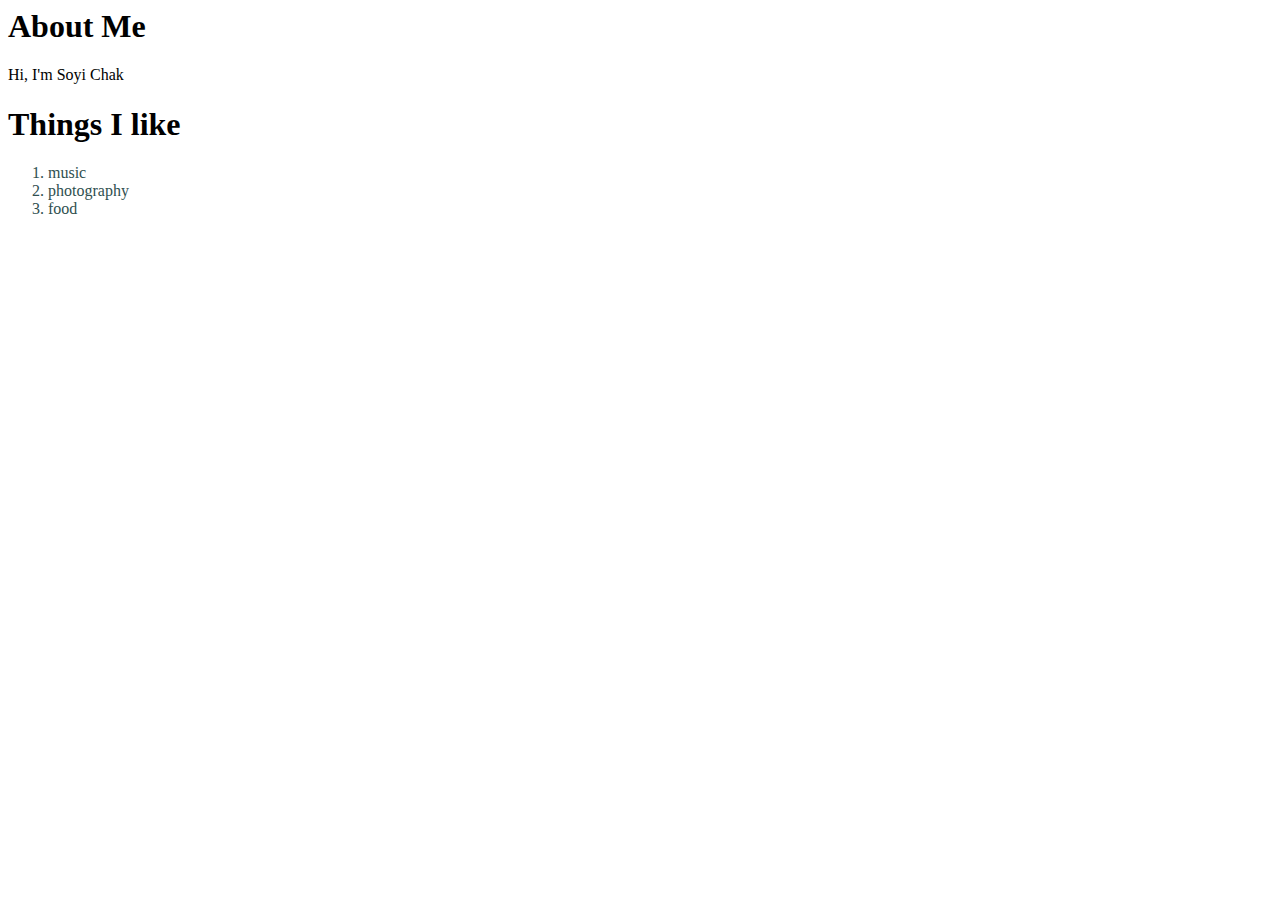
<file: index.html>
<html lang=""en-US">
    <head>
        <meta charset="UTF-8"/>
        <title>Introduction</title>
    </head>
    <body>
        <h1>About Me</h1>
        <p>Hi, I'm Soyi Chak</p>
        <h1>Things I like</h1>
         <ol style="color:darkslategray;font-size: 16px;">
            <li>music</li>
            <li>photography</li>
            <li>food</li>
        </ol>
    </body>
</file>
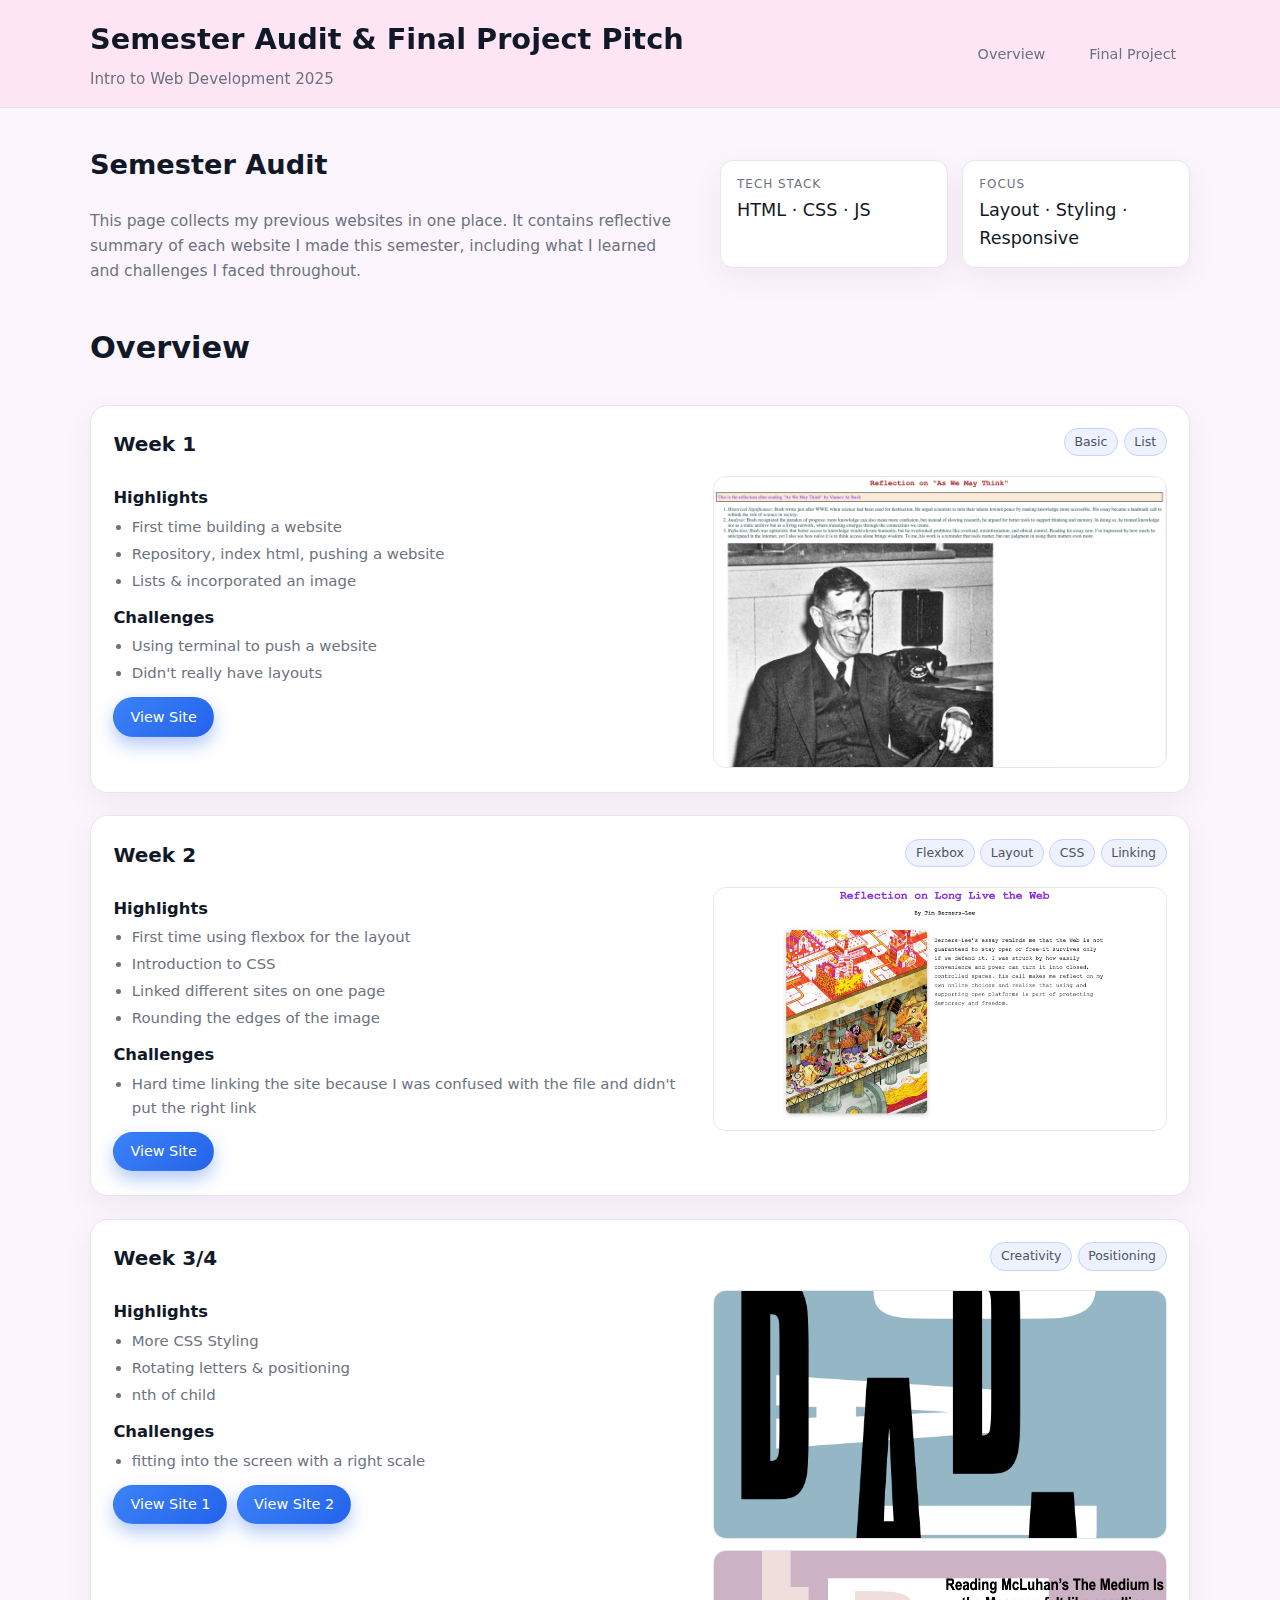
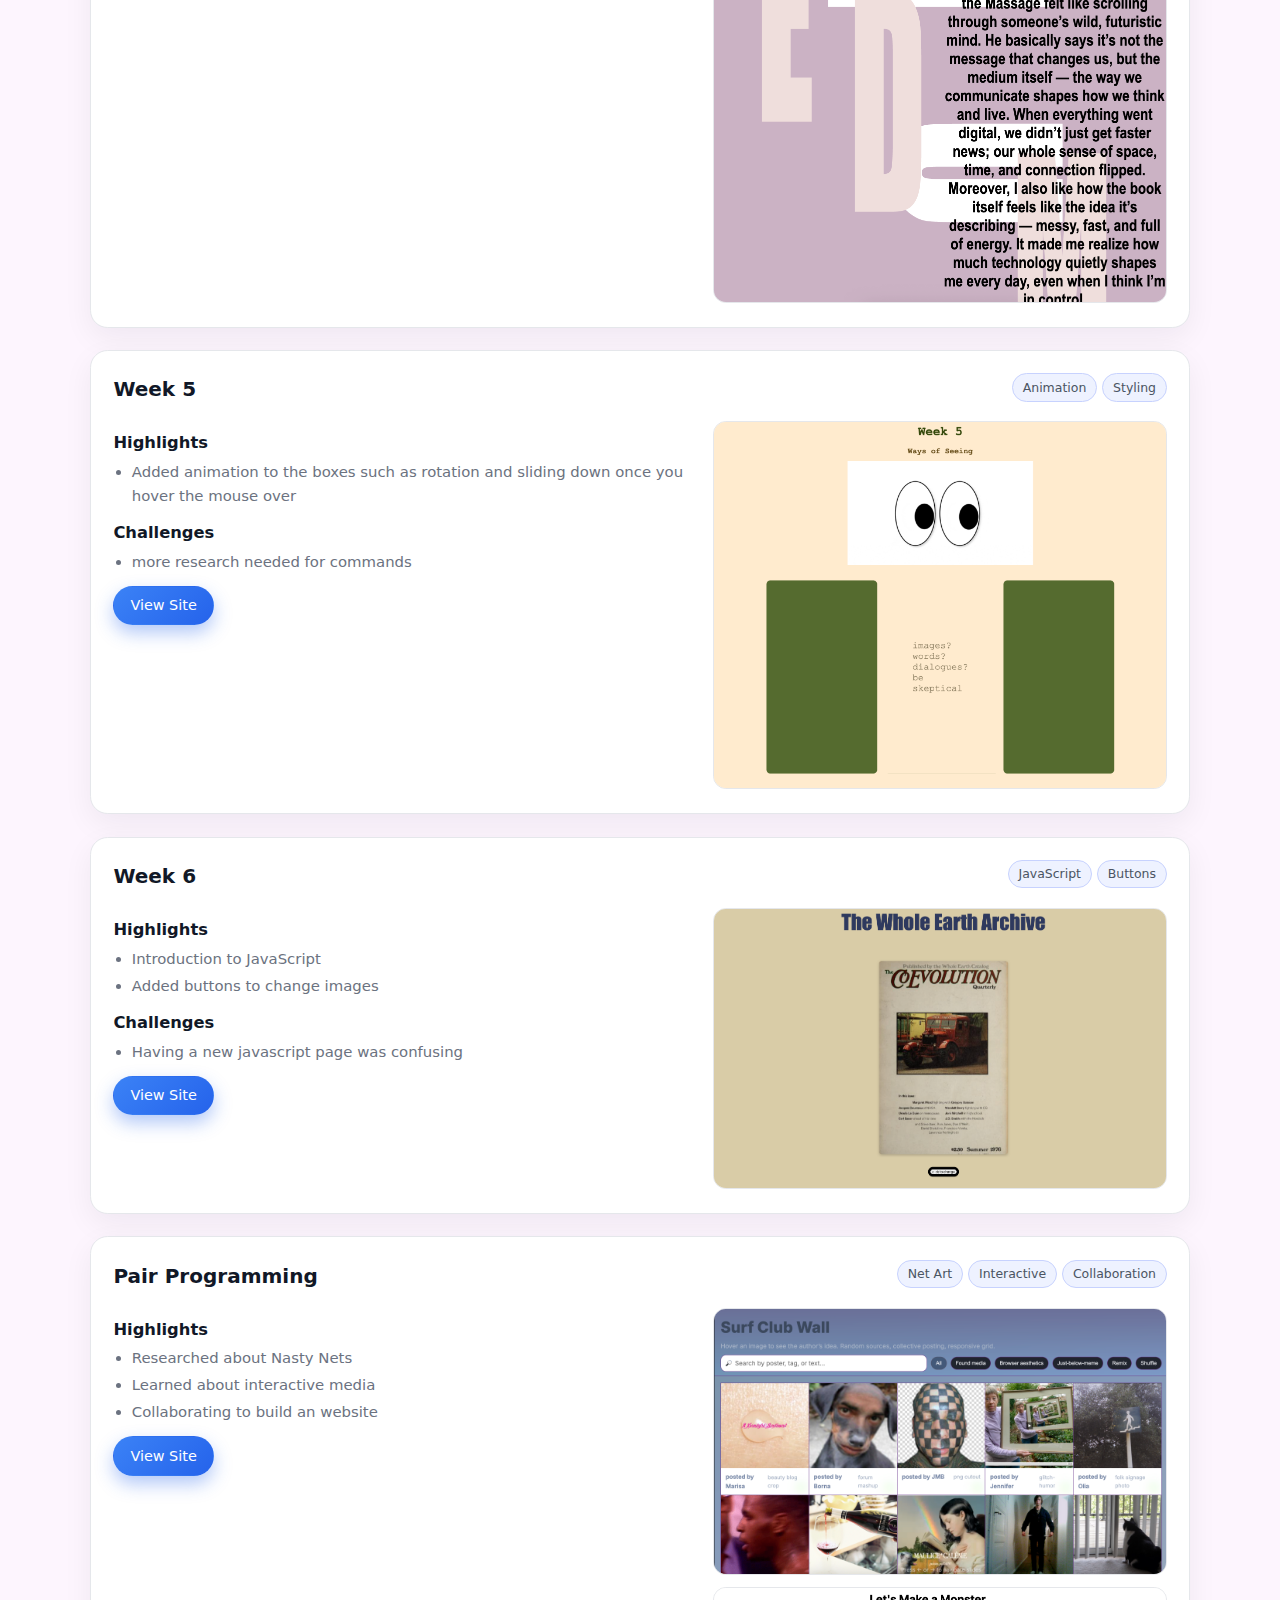
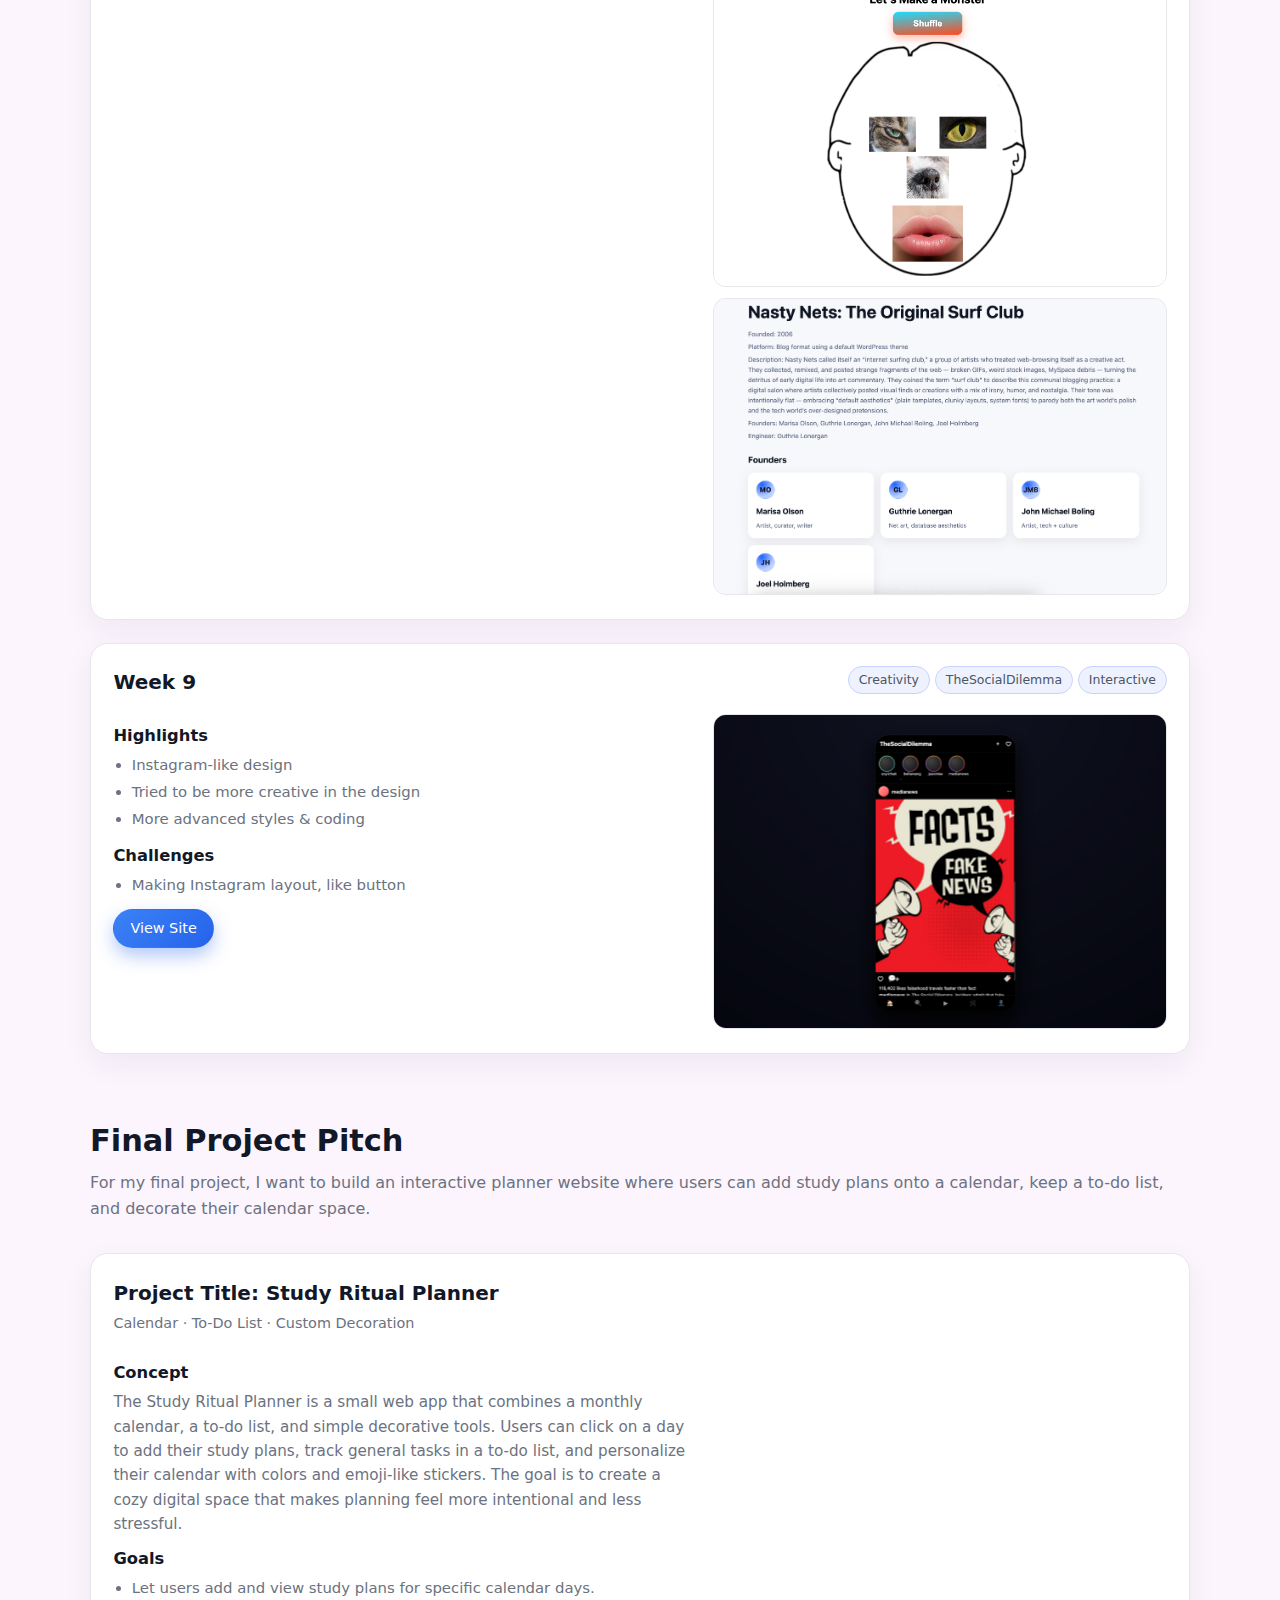
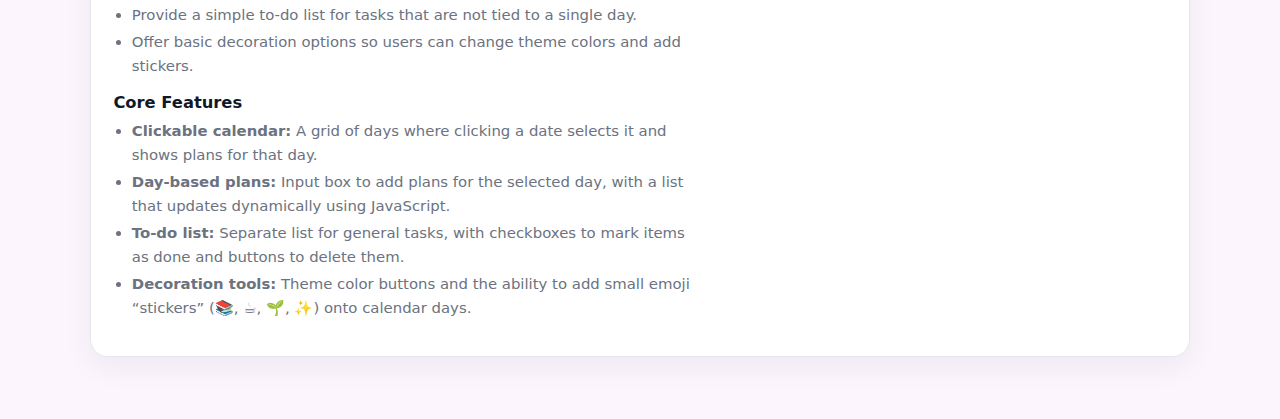
<file: final/index.html>
<!DOCTYPE html>
<html lang="en">
<head>
  <meta charset="UTF-8" />
  <title>Semester Audit & Final Project Pitch</title>
  <meta name="viewport" content="width=device-width, initial-scale=1" />
  <link rel="stylesheet" href="styles.css" />
</head>
<body>
  <header class="site-header">
    <div class="container header-inner">
      <div>
        <h1>Semester Audit & Final Project Pitch</h1>
        <p class="subtitle">
          Intro to Web Development 2025
        </p>
      </div>
      <nav class="main-nav">
        <a href="#projects">Overview</a>
        <a href="#pitch">Final Project</a>
      </nav>
    </div>
  </header>

  <main>
    <!-- Intro -->
    <section class="intro">
      <div class="container intro-inner">
        <div>
          <h2>Semester Audit</h2>
          <p>
            This page collects my previous websites in one place. It contains reflective summary of each website I made this semester, including what I learned and challenges I faced throughout. 
          </p>
        </div>
        <div class="intro-summary">
          <div class="summary-card">
            <span class="summary-label">Tech stack</span>
            <span class="summary-value">HTML · CSS · JS</span>
          </div>
          <div class="summary-card">
            <span class="summary-label">Focus</span>
            <span class="summary-value">Layout · Styling · Responsive</span>
          </div>
        </div>
      </div>
    </section>

    <!-- Projects -->
    <section id="projects" class="projects">
      <div class="container">
        <div class="section-heading">
          <h2>Overview</h2>
        </div>

        <!-- PROJECT 1 -->
        <article class="project">
          <header class="project-header">
            <div>
              <h3>Week 1</h3>
            </div>
            <div class="project-tags">
              <span class="tag">Basic</span>
              <span class="tag">List</span>
            </div>
          </header>

          <div class="project-body">
            <div class="project-text">
              <h4>Highlights</h4>
              <ul>
                <li>First time building a website</li>
                <li>Repository, index html, pushing a website</li>
                <li>Lists & incorporated an image</li>
              </ul>

              <h4>Challenges</h4>
              <ul>
                <li>Using terminal to push a website</li>
                <li>Didn't really have layouts</li>
              </ul>

              <div class="project-links">
                <a href="https://soyichak.github.io/week1/index.html" class="btn" target="_blank" rel="noopener noreferrer">View Site</a>
              </div>
            </div>

            <div class="project-media">
              <figure>
                <img src="week1.png" alt="week1" />
              </figure>
            </div>
          </div>
        </article>

        <!-- PROJECT 2 -->
        <article class="project">
          <header class="project-header">
            <div>
              <h3>Week 2</h3>
            </div>
            <div class="project-tags">
              <span class="tag">Flexbox</span>
              <span class="tag">Layout</span>
              <span class="tag">CSS</span>
              <span class="tag">Linking</span>
            </div>
          </header>

          <div class="project-body">
            <div class="project-text">
              <h4>Highlights</h4>
              <ul>
                <li>First time using flexbox for the layout</li>
                <li>Introduction to CSS</li>
                <li>Linked different sites on one page</li>
                <li>Rounding the edges of the image</li>
              </ul>

              <h4>Challenges</h4>
              <ul>
                <li>Hard time linking the site because I was confused with the file and didn't put the right link</li>
              </ul>

              <div class="project-links">
                <a href="https://soyichak.github.io/week2/index.html" class="btn" target="_blank" rel="noopener noreferrer">View Site</a>
              </div>
            </div>

            <div class="project-media">
              <figure>
                <img src="week2.png" alt="week2" />
              </figure>
            </div>
          </div>
        </article>

        <!-- PROJECT 3/4 -->
        <article class="project">
          <header class="project-header">
            <div>
              <h3>Week 3/4</h3>
            </div>
            <div class="project-tags">
              <span class="tag">Creativity</span>
              <span class="tag">Positioning</span>
            </div>
          </header>

          <div class="project-body">
            <div class="project-text">
              <h4>Highlights</h4>
              <ul>
                <li>More CSS Styling</li>
                <li>Rotating letters & positioning</li>
                <li>nth of child</li>
              </ul>

              <h4>Challenges</h4>
              <ul>
                <li>fitting into the screen with a right scale</li>
              </ul>

              <div class="project-links">
                <a href="https://soyichak.github.io/PaulRand/index.html" class="btn" target="_blank" rel="noopener noreferrer">View Site 1</a>
                <a href="https://soyichak.github.io/week3/index.html" class="btn" target="_blank" rel="noopener noreferrer">View Site 2</a>
              </div>
            </div>

            <div class="project-media">
              <figure>
                <img src="week3.png" alt="paulrand" />
              </figure>
              <figure>
                <img src="week4.png" alt="week4" />
              </figure>
            </div>
          </div>
        </article>

        <!-- PROJECT 5 -->
        <article class="project">
          <header class="project-header">
            <div>
              <h3>Week 5</h3>
            </div>
            <div class="project-tags">
              <span class="tag">Animation</span>
              <span class="tag">Styling</span>
            </div>
          </header>

          <div class="project-body">
            <div class="project-text">
              <h4>Highlights</h4>
              <ul>
                <li>Added animation to the boxes such as rotation and sliding down once you hover the mouse over</li>
              </ul>

              <h4>Challenges</h4>
              <ul>
                <li>more research needed for commands</li>
              </ul>

              <div class="project-links">
                <a href="https://soyichak.github.io/week5/index.html" class="btn" target="_blank" rel="noopener noreferrer">View Site</a>
              </div>
            </div>

            <div class="project-media">
              <figure>
                <img src="week5.png" alt="week5" />
              </figure>
            </div>
          </div>
        </article>

        <!-- PROJECT 6 -->
        <article class="project">
          <header class="project-header">
            <div>
              <h3>Week 6</h3>
            </div>
            <div class="project-tags">
              <span class="tag">JavaScript</span>
              <span class="tag">Buttons</span>
            </div>
          </header>

          <div class="project-body">
            <div class="project-text">
              <h4>Highlights</h4>
              <ul>
                <li>Introduction to JavaScript</li>
                <li>Added buttons to change images</li>
              </ul>

              <h4>Challenges</h4>
              <ul>
                <li>Having a new javascript page was confusing</li>
              </ul>

              <div class="project-links">
                <a href="https://soyichak.github.io/week6/index.html" class="btn" target="_blank" rel="noopener noreferrer">View Site</a>
              </div>
            </div>

            <div class="project-media">
              <figure>
                <img src="week6.png" alt="week6" />
              </figure>
            </div>
          </div>
        </article>

        <!-- Pair Programming -->
        <article class="project">
          <header class="project-header">
            <div>
              <h3>Pair Programming</h3>
            </div>
            <div class="project-tags">
              <span class="tag">Net Art</span>
              <span class="tag">Interactive</span>
              <span class="tag">Collaboration</span>
            </div>
          </header>

          <div class="project-body">
            <div class="project-text">
              <h4>Highlights</h4>
              <ul>
                <li>Researched about Nasty Nets</li>
                <li>Learned about interactive media</li>
                <li>Collaborating to build an website</li>
              </ul>

              <div class="project-links">
                <a href="https://JennyDonghe.github.io/web_group/index.html" class="btn" target="_blank" rel="noopener noreferrer">View Site</a>
              </div>
            </div>

            <div class="project-media">
              <figure>
                <img src="pair1.png" alt="pair1" />
              </figure>
              <figure>
                <img src="pair2.png" alt="pair2" />
              </figure>
              <figure>
                <img src="pair3.png" alt="pair3" />
              </figure>
            </div>
          </div>
        </article>

        <!-- PROJECT 9 -->
        <article class="project">
          <header class="project-header">
            <div>
              <h3>Week 9</h3>
            </div>
            <div class="project-tags">
              <span class="tag">Creativity</span>
              <span class="tag">TheSocialDilemma</span>
              <span class="tag">Interactive</span>
            </div>
          </header>

          <div class="project-body">
            <div class="project-text">
              <h4>Highlights</h4>
              <ul>
                <li>Instagram-like design</li>
                <li>Tried to be more creative in the design</li>
                <li>More advanced styles & coding</li>
              </ul>

              <h4>Challenges</h4>
              <ul>
                <li>Making Instagram layout, like button</li>
              </ul>

              <div class="project-links">
                <a href="https://soyichak.github.io/week9/index.html" class="btn" target="_blank" rel="noopener noreferrer">View Site</a>
              </div>
            </div>

            <div class="project-media">
              <figure>
                <img src="week9.png" alt="week9" />
              </figure>
            </div>
          </div>
        </article>
      </div>
    </section>

        <!-- FINAL PROJECT PITCH -->
    <section id="pitch" class="pitch">
      <div class="container">
        <div class="section-heading">
          <h2>Final Project Pitch</h2>
          <p>
            For my final project, I want to build an interactive planner website where users can
            add study plans onto a calendar, keep a to-do list, and decorate their calendar space.
          </p>
        </div>

        <article class="project project--pitch">
          <header class="project-header">
            <div>
              <h3>Project Title: Study Ritual Planner</h3>
              <p class="project-meta">Calendar · To-Do List · Custom Decoration</p>
            </div>
            
          </header>

          <div class="project-body">
            <div class="project-text">
              <h4>Concept</h4>
              <p class="pitch-text">
                The Study Ritual Planner is a small web app that combines a monthly calendar,
                a to-do list, and simple decorative tools. Users can click on a day to add their
                study plans, track general tasks in a to-do list, and personalize their calendar
                with colors and emoji-like stickers. The goal is to create a cozy digital space
                that makes planning feel more intentional and less stressful.
              </p>

              <h4>Goals</h4>
              <ul>
                <li>Let users add and view study plans for specific calendar days.</li>
                <li>Provide a simple to-do list for tasks that are not tied to a single day.</li>
                <li>Offer basic decoration options so users can change theme colors and add stickers.</li>
              </ul>

              <h4>Core Features</h4>
              <ul>
                <li>
                  <strong>Clickable calendar:</strong> A grid of days where clicking a date selects it
                  and shows plans for that day.
                </li>
                <li>
                  <strong>Day-based plans:</strong> Input box to add plans for the selected day, with a
                  list that updates dynamically using JavaScript.
                </li>
                <li>
                  <strong>To-do list:</strong> Separate list for general tasks, with checkboxes
                  to mark items as done and buttons to delete them.
                </li>
                <li>
                  <strong>Decoration tools:</strong> Theme color buttons 
                  and the ability to add small emoji “stickers” (📚, ☕, 🌱, ✨) onto calendar days.
                </li>
              </ul>

          </div>
        </article>
      </div>
    </section>

</body>
</html>
</file>
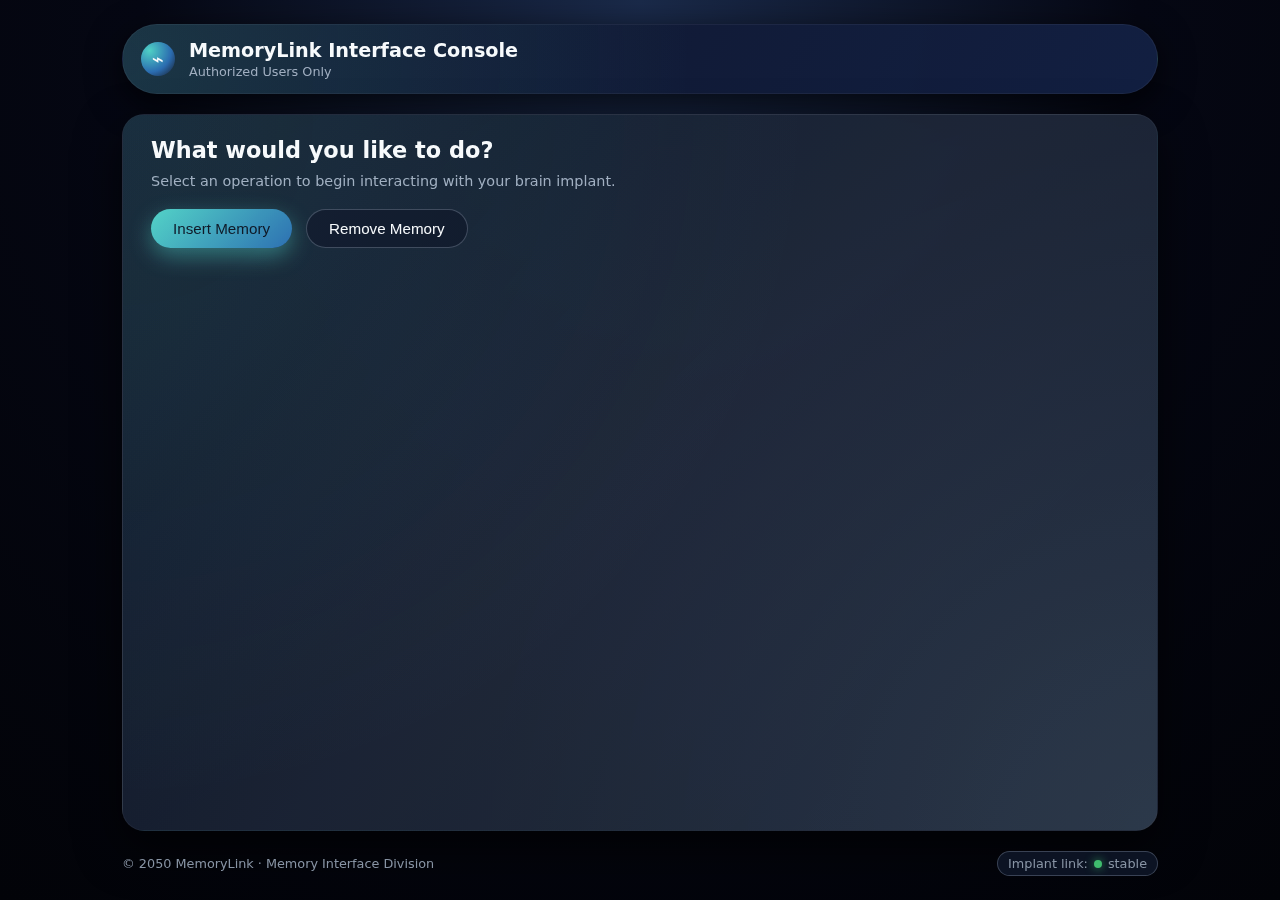
<file: ideation/index.html>
<!DOCTYPE html>
<html lang="en">
<head>
  <meta charset="UTF-8" />
  <title>MemoryLink Interface Console</title>
  <meta name="viewport" content="width=device-width, initial-scale=1" />
  <link rel="stylesheet" href="styles.css" />
  <script defer src="script.js"></script>
</head>
<body>
  <div class="app">
    <header class="app-header">
      <div class="logo-mark">⌁</div>
      <div>
        <h1>MemoryLink Interface Console</h1>
        <p class="subtitle">Authorized Users Only</p>
      </div>
    </header>

    <main>
      <!-- Screen: mode choice -->
      <section id="screen-choice" class="screen active">
        <h2>What would you like to do?</h2>
        <p class="hint-text">
          Select an operation to begin interacting with your brain implant.
        </p>
        <div class="choice-buttons">
          <button id="btn-insert" class="btn primary">Insert Memory</button>
          <button id="btn-remove" class="btn secondary">Remove Memory</button>
        </div>
      </section>

      <!-- Screen: remove memory -->
      <section id="screen-remove" class="screen">
        <div class="screen-header">
          <button class="back-link" data-back-to="screen-choice">← Back</button>
          <h2>Select a memory to remove</h2>
        </div>

        <p class="hint-text">
          Choose from your mapped memories. Tags help approximate emotional context.
        </p>

        <div class="tag-row">
          <button class="tag active">All</button>
          <button class="tag">Childhood</button>
          <button class="tag">Family</button>
          <button class="tag">Achievement</button>
          <button class="tag">Romance</button>
          <button class="tag">Travel</button>
        </div>

        <div class="memory-grid">
          <button
            class="memory-card"
            data-label="Summer festival with friends"
            data-tags="Travel"
          >
            <div class="memory-thumb thumb-1"></div>
            <div class="memory-meta">
              <h3>Summer festival</h3>
              <p>Late teens · Joy · Friends</p>
            </div>
          </button>

          <button
            class="memory-card"
            data-label="Grandmother’s kitchen on Sundays"
            data-tags="Childhood,Family"
          >
            <div class="memory-thumb thumb-2"></div>
            <div class="memory-meta">
              <h3>Grandmother’s kitchen</h3>
              <p>Childhood · Warmth · Family</p>
            </div>
          </button>

          <button
            class="memory-card"
            data-label="First university acceptance"
            data-tags="Achievement"
          >
            <div class="memory-thumb thumb-3"></div>
            <div class="memory-meta">
              <h3>Acceptance letter</h3>
              <p>Achievement · Relief · Future</p>
            </div>
          </button>

          <button
            class="memory-card"
            data-label="Night train to the coast"
            data-tags="Travel"
          >
            <div class="memory-thumb thumb-4"></div>
            <div class="memory-meta">
              <h3>Night train</h3>
              <p>Travel · Solitude · Wonder</p>
            </div>
          </button>

          <button
            class="memory-card"
            data-label="First kiss in the rain"
            data-tags="Romance"
          >
            <div class="memory-thumb thumb-1"></div>
            <div class="memory-meta">
              <h3>First kiss</h3>
              <p>Romance · Rain · Heartbeat</p>
            </div>
          </button>

          <button
            class="memory-card"
            data-label="Sibling’s chaotic birthday party"
            data-tags="Childhood,Family"
          >
            <div class="memory-thumb thumb-2"></div>
            <div class="memory-meta">
              <h3>Birthday chaos</h3>
              <p>Childhood · Family · Laughter</p>
            </div>
          </button>

          <button
            class="memory-card"
            data-label="Overnight study session before finals"
            data-tags="Achievement"
          >
            <div class="memory-thumb thumb-3"></div>
            <div class="memory-meta">
              <h3>Finals night</h3>
              <p>Achievement · Stress · Coffee</p>
            </div>
          </button>

          <button
            class="memory-card"
            data-label="Airport goodbye at departure gate"
            data-tags="Travel,Romance"
          >
            <div class="memory-thumb thumb-4"></div>
            <div class="memory-meta">
              <h3>Departure gate</h3>
              <p>Travel · Parting · Longing</p>
            </div>
          </button>
        </div>
      </section>

      <!-- Screen: insert memory -->
      <section id="screen-insert" class="screen">
        <div class="screen-header">
          <button class="back-link" data-back-to="screen-choice">← Back</button>
          <h2>Select a memory type to insert</h2>
        </div>

        <p class="hint-text">
          Choose the category of experience you wish to acquire.
        </p>

        <div class="memory-grid">
          <button
            class="memory-card insert-card"
            data-label="Award ceremony on a global stage"
          >
            <div class="memory-thumb thumb-insert-1"></div>
            <div class="memory-meta">
              <h3>Global recognition</h3>
              <p>Achievement · Applause · Spotlight</p>
            </div>
          </button>

          <button
            class="memory-card insert-card"
            data-label="Quiet morning in a glass house over the ocean"
          >
            <div class="memory-thumb thumb-insert-2"></div>
            <div class="memory-meta">
              <h3>Ocean dawn</h3>
              <p>Calm · Luxury · Solitude</p>
            </div>
          </button>

          <button
            class="memory-card insert-card"
            data-label="First steps of an adopted child toward you"
          >
            <div class="memory-thumb thumb-insert-3"></div>
            <div class="memory-meta">
              <h3>New family</h3>
              <p>Attachment · Home · Joy</p>
            </div>
          </button>

          <button
            class="memory-card insert-card"
            data-label="Standing in a massive crowd at a historic protest"
          >
            <div class="memory-thumb thumb-insert-4"></div>
            <div class="memory-meta">
              <h3>Collective uprising</h3>
              <p>Purpose · Risk · Unity</p>
            </div>
          </button>

          <button
            class="memory-card insert-card"
            data-label="Landing on a Mars observer colony platform"
          >
            <div class="memory-thumb thumb-insert-1"></div>
            <div class="memory-meta">
              <h3>Mars arrival</h3>
              <p>Exploration · Awe · Silence</p>
            </div>
          </button>

          <button
            class="memory-card insert-card"
            data-label="Performing on stage during a world tour finale"
          >
            <div class="memory-thumb thumb-insert-3"></div>
            <div class="memory-meta">
              <h3>World tour finale</h3>
              <p>Stage · Noise · Adrenaline</p>
            </div>
          </button>

          <button
            class="memory-card insert-card"
            data-label="Week-long silent retreat in the mountains"
          >
            <div class="memory-thumb thumb-insert-2"></div>
            <div class="memory-meta">
              <h3>Silent retreat</h3>
              <p>Stillness · Clarity · Breath</p>
            </div>
          </button>

          <button
            class="memory-card insert-card"
            data-label="Election night victory speech to a global audience"
          >
            <div class="memory-thumb thumb-insert-4"></div>
            <div class="memory-meta">
              <h3>Election night</h3>
              <p>Power · Relief · Responsibility</p>
            </div>
          </button>
        </div>
      </section>

      <!-- Screen: confirm -->
      <section id="screen-confirm" class="screen">
        <div class="screen-header">
          <button class="back-link" id="confirm-back">← Back</button>
          <h2>Confirm operation</h2>
        </div>

        <div class="confirm-card">
          <p class="confirm-label">Operation:</p>
          <p class="confirm-value" id="confirm-operation">Remove</p>

          <p class="confirm-label">Target memory:</p>
          <p class="confirm-value" id="confirm-target">[none selected]</p>

          <p class="warning-text">
            This process cannot be reversed. Proceed only if you consent to permanent modification of your memory architecture.
          </p>

          <div class="confirm-actions">
            <button class="btn ghost" id="btn-cancel">Cancel</button>
            <button class="btn danger" id="btn-confirm">Yes, proceed</button>
          </div>
        </div>
      </section>

      <!-- Screen: progress -->
      <section id="screen-progress" class="screen">
        <div class="screen-header">
          <h2 id="progress-title">Executing operation…</h2>
        </div>

        <div class="progress-card">
          <p class="hint-text" id="progress-description">
            Stabilizing neural lattice and synchronizing with implant…
          </p>

          <div class="progress-bar">
            <div class="progress-fill" id="progress-fill"></div>
          </div>
          <p class="progress-percent" id="progress-percent">0%</p>

          <p class="status-text" id="status-text">Initializing…</p>

          <button class="btn primary done-button" id="btn-done" style="display: none;">
            Return to console
          </button>
        </div>
      </section>
    </main>

    <footer class="app-footer">
      <span>© 2050 MemoryLink · Memory Interface Division</span>
      <span class="status-pill">Implant link: <span class="status-dot"></span> stable</span>
    </footer>
  </div>
</body>
</html>
</file>
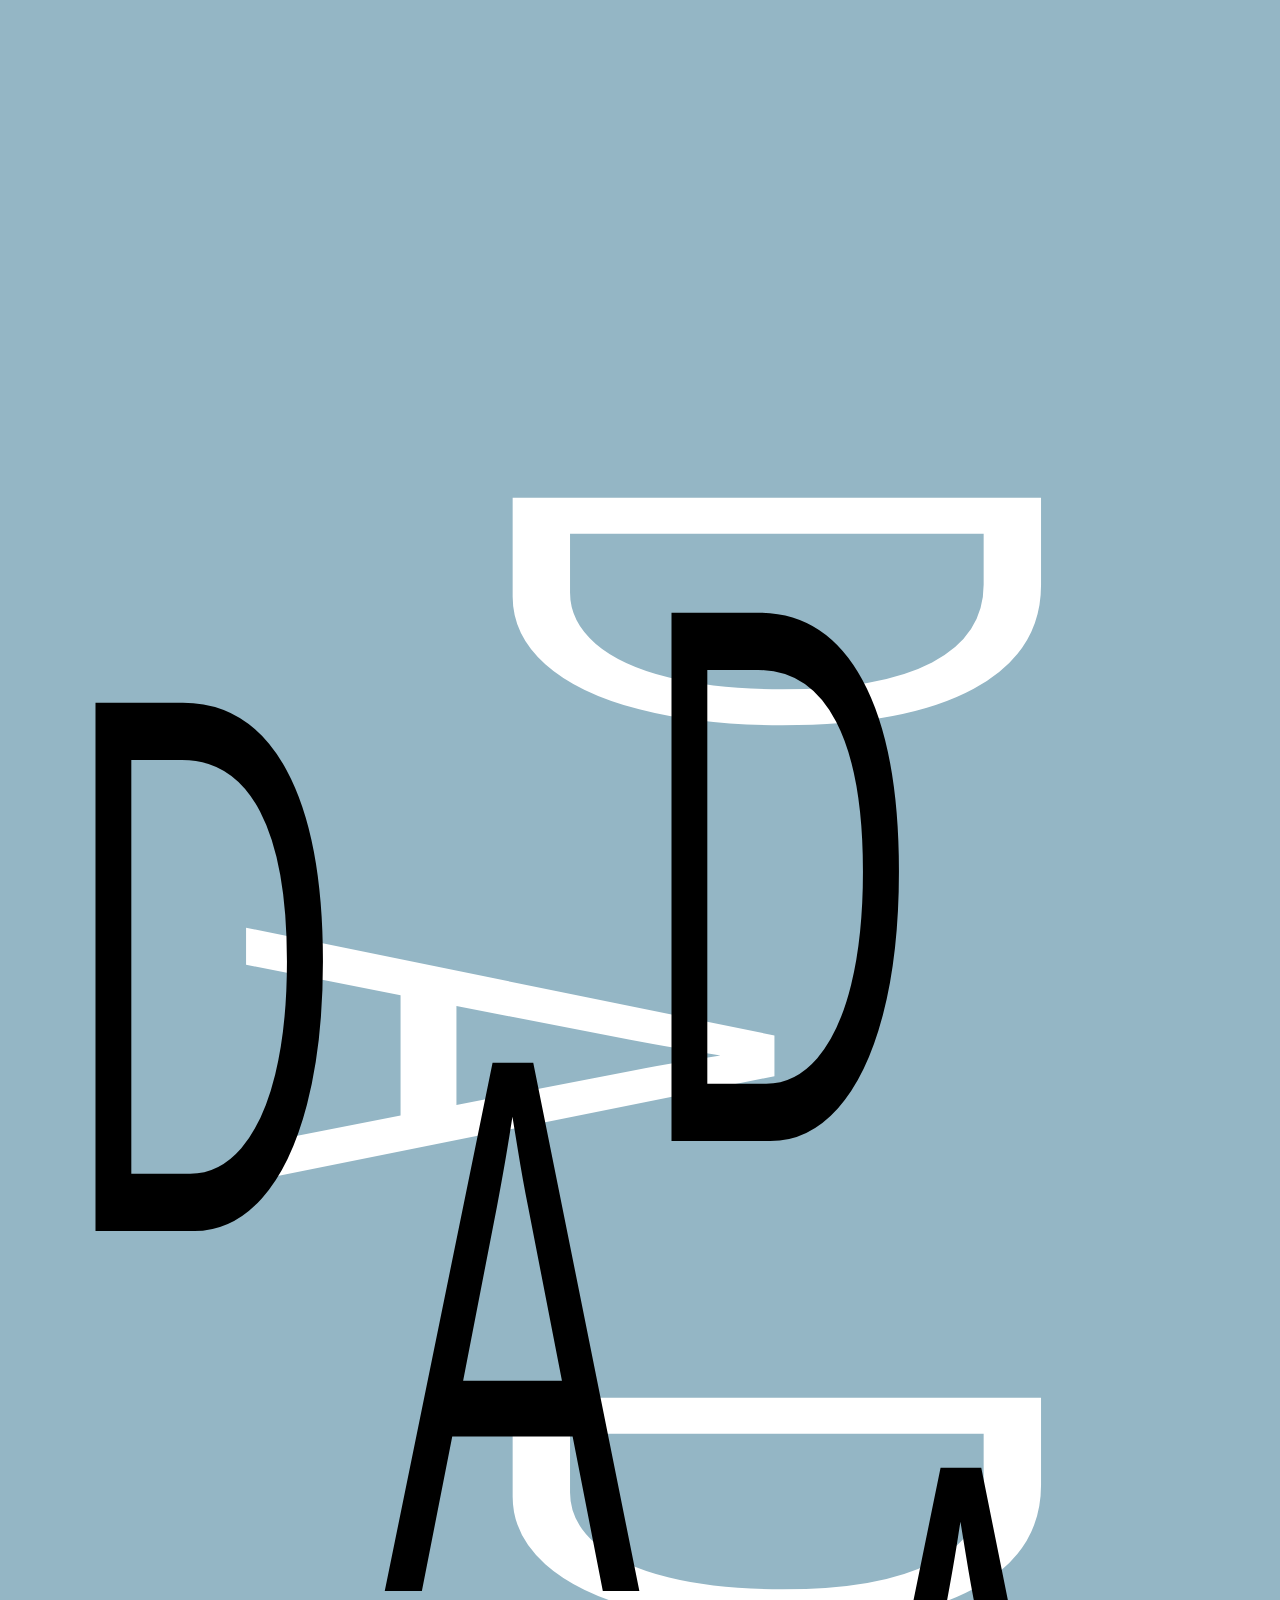
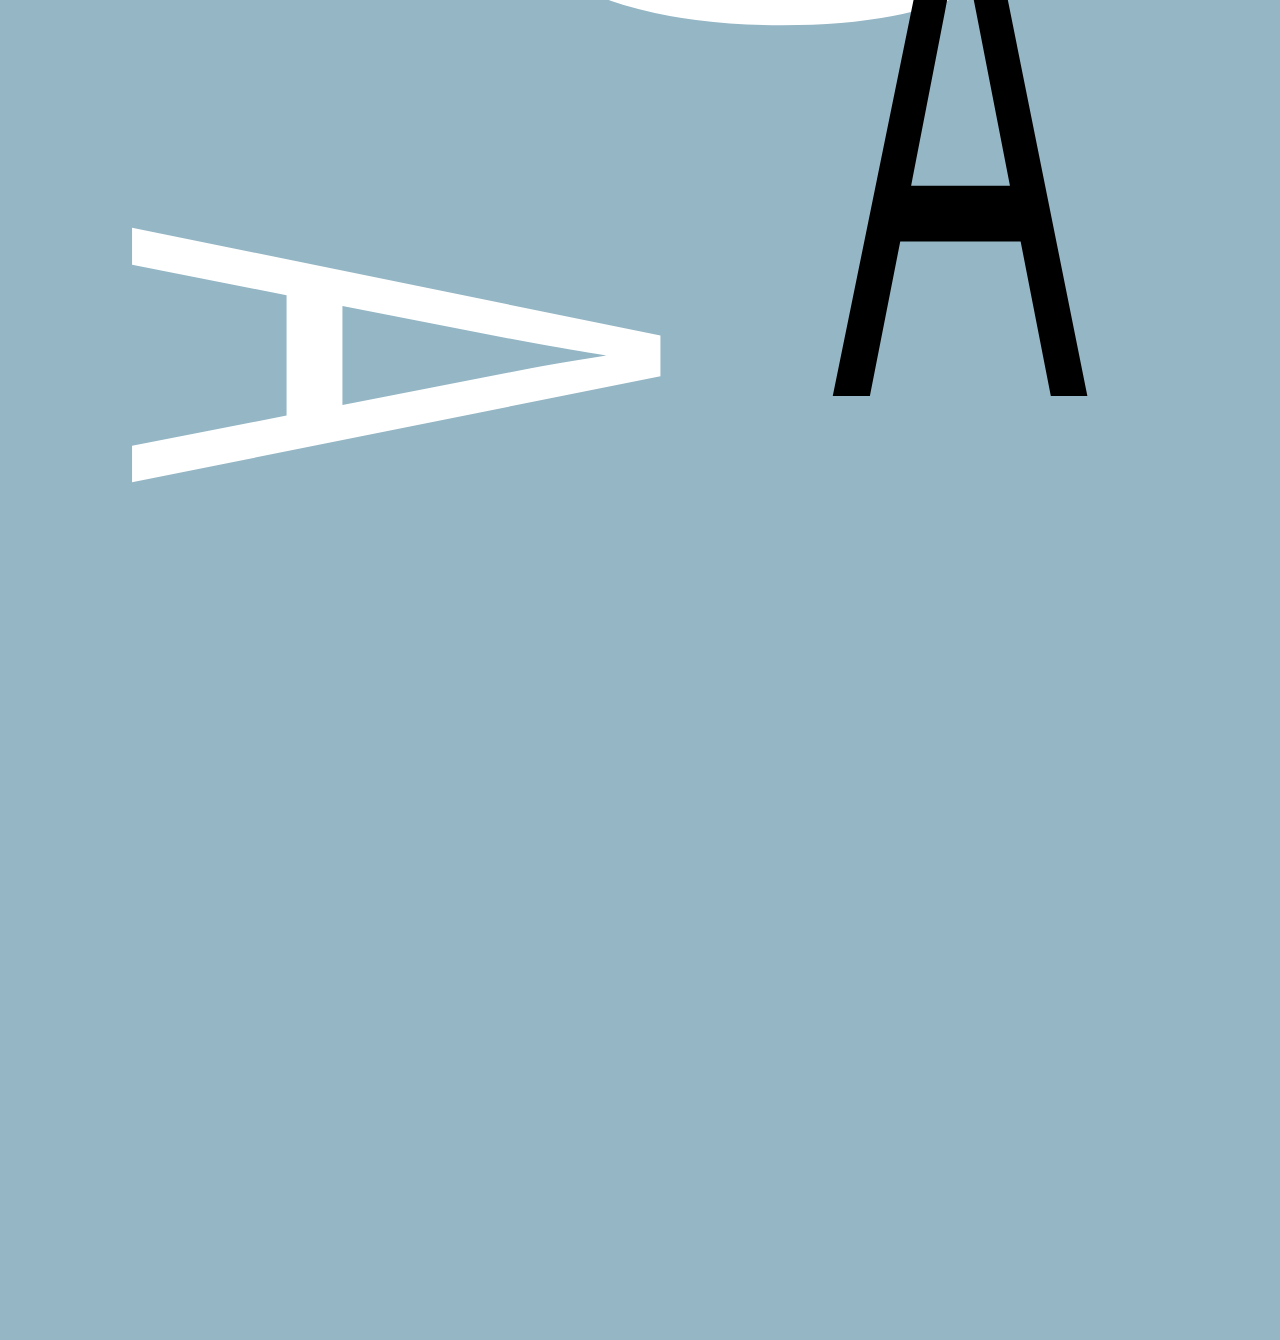
<file: Paul Rand/index.html>
<html>
    <head>
        <title> 💻 Week 3 Responsive CSS </title>
        <meta name="viewport" content="width=device-width, initial-scale=1" />
        <link href="https://fonts.googleapis.com/css2?family=Alan+Sans:wght@300..900&display=swap" rel="stylesheet">
        <!-- link to the external style sheet to style multiple pages -->
        <link href="theStyle.css" rel="stylesheet" />   
    </head>
    <body> 
        <main>
        <div class="wl"> 
            <p>D</p>
        </div>
        <div class="wl"> 
            <p>A</p>
        </div>
        <div class="wl"> 
            <p>D</p>
        </div>
        <div class="wl"> 
            <p>A</p>
        </div>        
          
          <div class="bl"> 
            <p>D</p>
          </div>
          <div class="bl"> 
            <p>A</p>
          </div>
          <div class="bl"> 
            <p>D</p>
          </div>
          <div class="bl"> 
            <p>A</p>
          </div>

        </main>

      
    </body>
        
    </html>
</file>
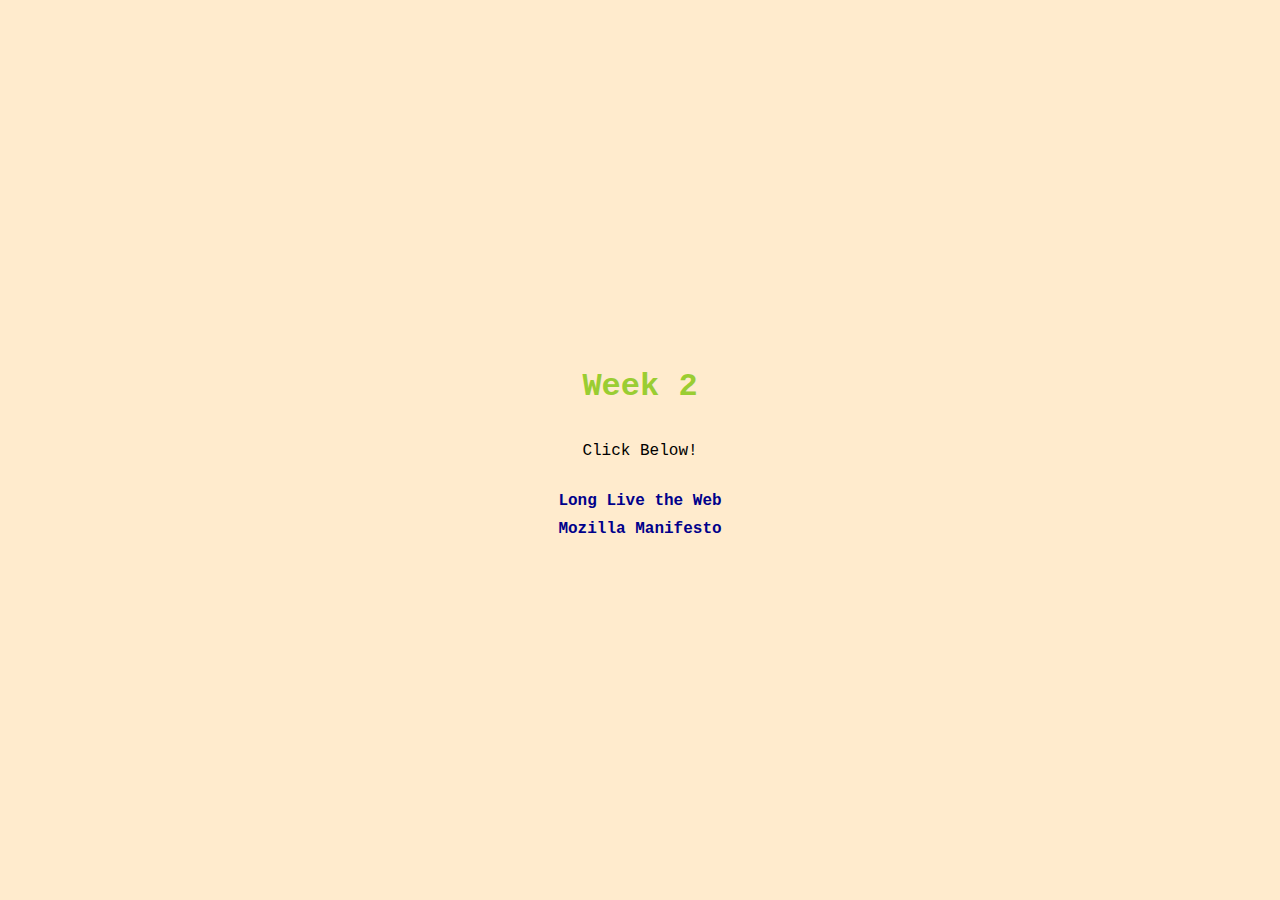
<file: week2/index.html>
<html lang=""en-US">
    <head>
        <meta charset="UTF-8"/>
        <title> Week2</title>

        <style>
        body {
            display: flex;
            flex-direction: column;
            align-items: center;  
            justify-content: center; 
            height: 100vh;         
            margin: 0;
            font-family: 'Courier New', Courier, monospace;
            background-color: blanchedalmond;
        }
        h1 {
            color: yellowgreen;
            text-align: center;
        }
        p {
            text-align: center;
        }
        nav ul {
            list-style-type: none;
            padding: 0;
        }
        nav li {
            margin: 10px 0;
        }
        nav a {
            text-decoration: none;
            color: darkblue;
            font-weight: bold;
        }
    </style>
    </head>
    <body style = "background-color: blanchedalmond;">
        <h1 style = "color:yellowgreen;font-family: 'Courier New', Courier, monospace; text-align:center;">Week 2</h1>
        <p style=text-align:center;font-family: 'Courier New', Courier, monospace;>Click Below!</p>
        
        <nav>
            <ul class="links-list">
                <li><a href="https://soyichak.github.io/week2/longlive.html">Long Live the Web</a></li>
                <li><a href="https://soyichak.github.io/week2/mozilla.html">Mozilla Manifesto</a></li>
               
                
            </ul>
        </nav>

        


    </body>
</file>
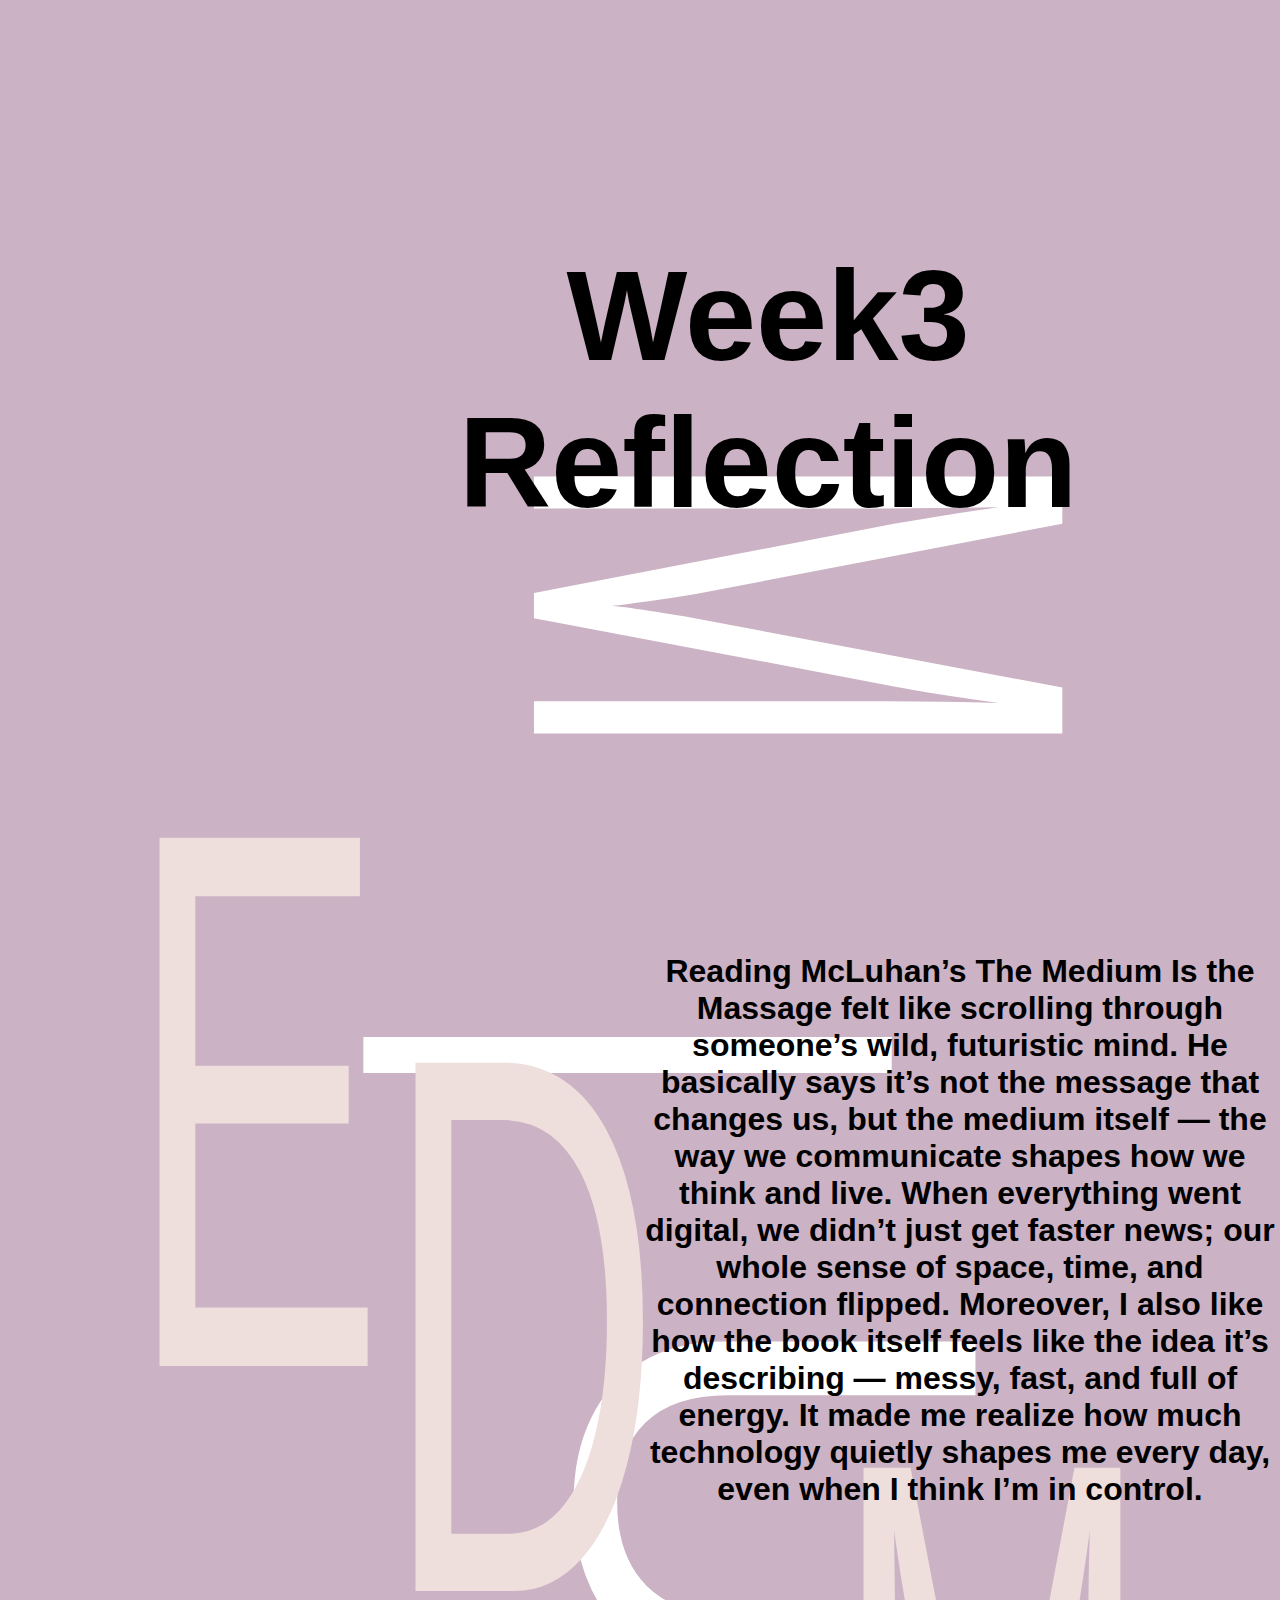
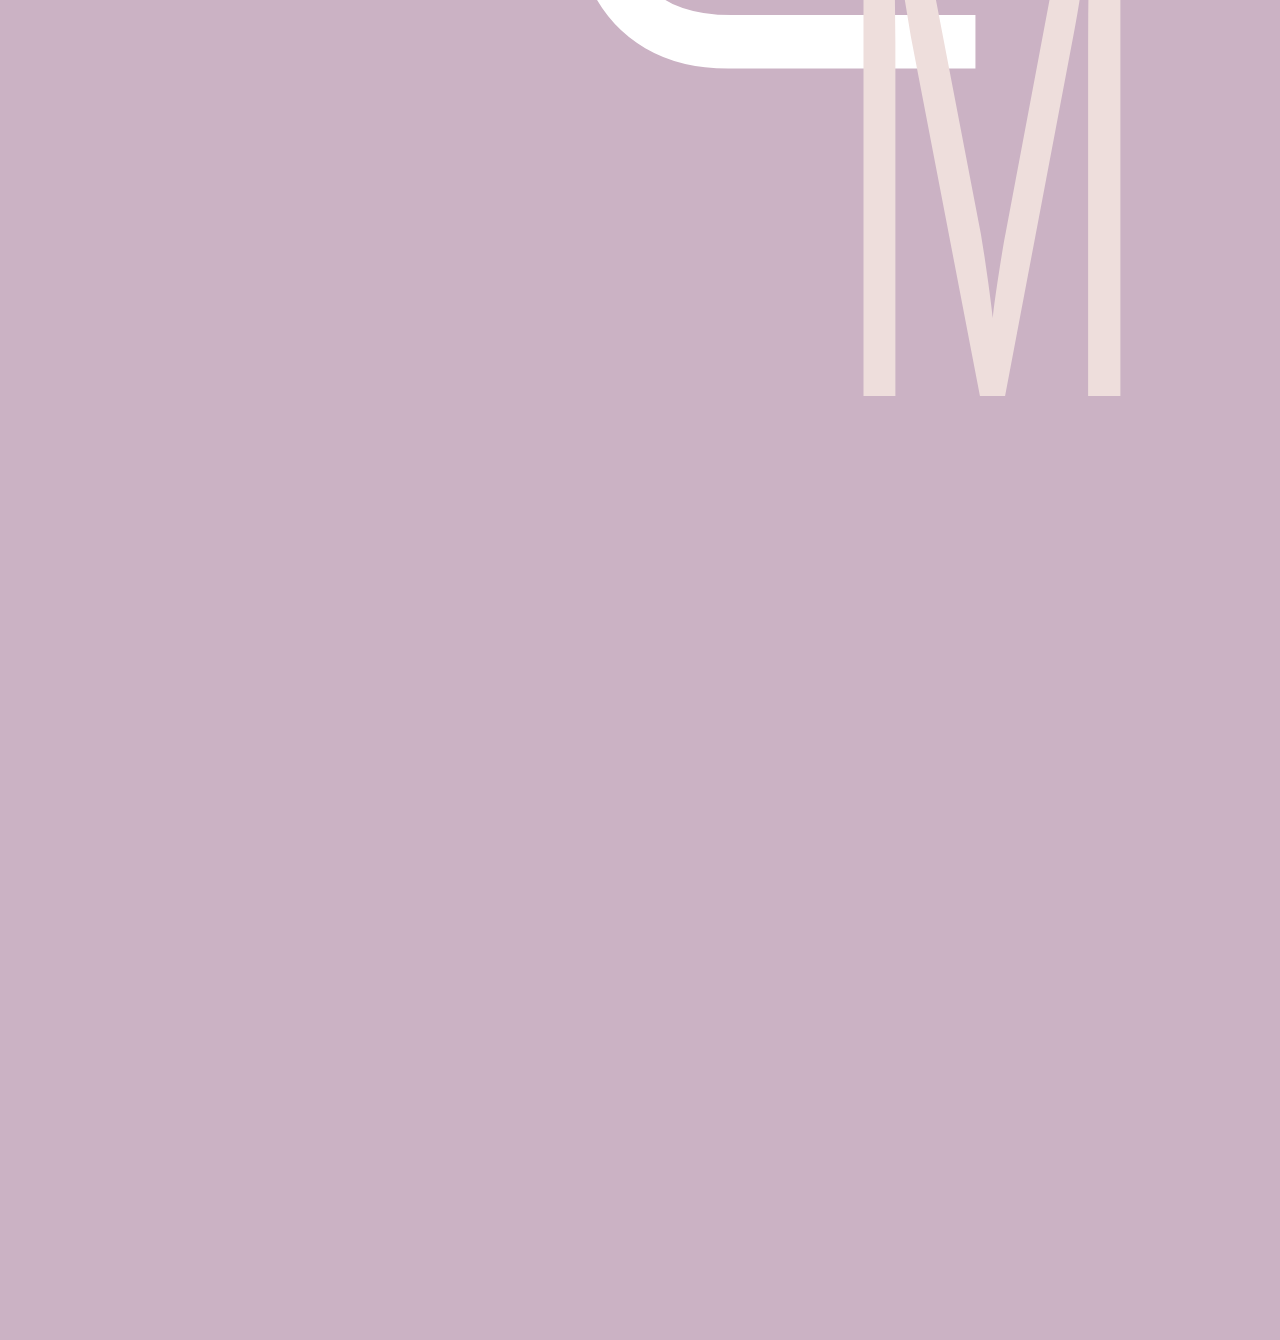
<file: week3/index.html>
<html>
    <head>
        <title> week3reflection </title>
        <meta name="viewport" content="width=device-width, initial-scale=1" />
        <link href="https://fonts.googleapis.com/css2?family=Alan+Sans:wght@300..900&display=swap" rel="stylesheet">
        <!-- link to the external style sheet to style multiple pages -->
        <link href="style.css" rel="stylesheet" />   
    </head>
    <h1>
      <p style="text-align-center">
        Reading McLuhan’s The Medium Is the Massage felt like scrolling through someone’s wild, futuristic mind. He basically says it’s not the message that changes us, but the medium itself — the way we communicate shapes how we think and live. When everything went digital, we didn’t just get faster news; our whole sense of space, time, and connection flipped. Moreover, I also like how the book itself feels like the idea it’s describing — messy, fast, and full of energy. It made me realize how much technology quietly shapes me every day, even when I think I’m in control.
      </p>
    </h1>
    <h2>
      <p style="text-align-center">
        Week3 Reflection
      </p>
    </h2>
    <body> 
        <main>
        <div class="wl"> 
            <p>M</p>
        </div>
        <div class="wl"> 
            <p>I</p>
        </div>
        <div class="wl"> 
            <p>U</p>
        </div>
        <div class="wl"> 
            <p></p>
        </div>        
          
          <div class="pl"> 
            <p>E</p>
          </div>
          <div class="pl"> 
            <p>D</p>
          </div>
          <div class="pl"> 
            <p></p>
          </div>
          <div class="pl"> 
            <p>M</p>
          </div>

        </main>

      
    </body>
        
    </html>
</file>
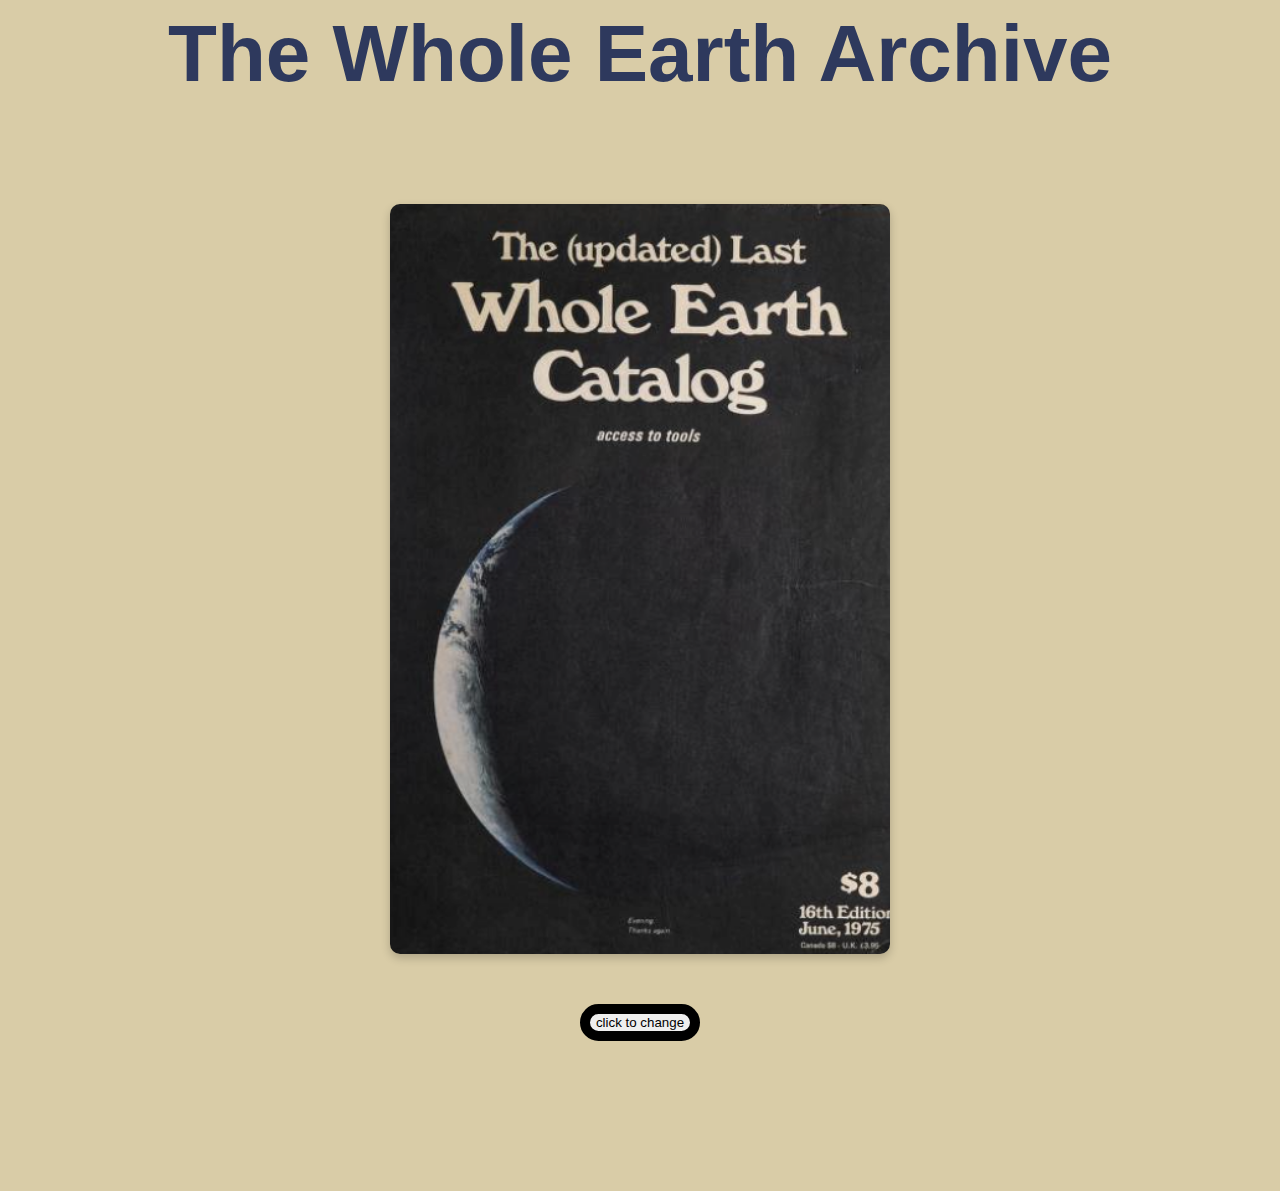
<file: week6/index.html>
<html>
    <head>
        <title> 💻 Week 6 initJS </title>
        <meta name="viewport" content="width=device-width, initial-scale=1" />
        <!-- link to the external style sheet to style multiple pages -->
        <link href="theSyle.css" rel="stylesheet" />  
        <script src="theMedium.js" defer></script>
    </head>
    <body> 
        <h1 style = "color:rgb(46, 57, 93); font-family:Impact, Haettenschweiler, 'Arial Narrow Bold', sans-serif;text-align:center;font-size:80">The Whole Earth Archive</h1>
        <main>
            <img src="img1.png" id="thisPix">
            <button>click to change</button>
        </main>

      
    </body>
        
</html>
</file>
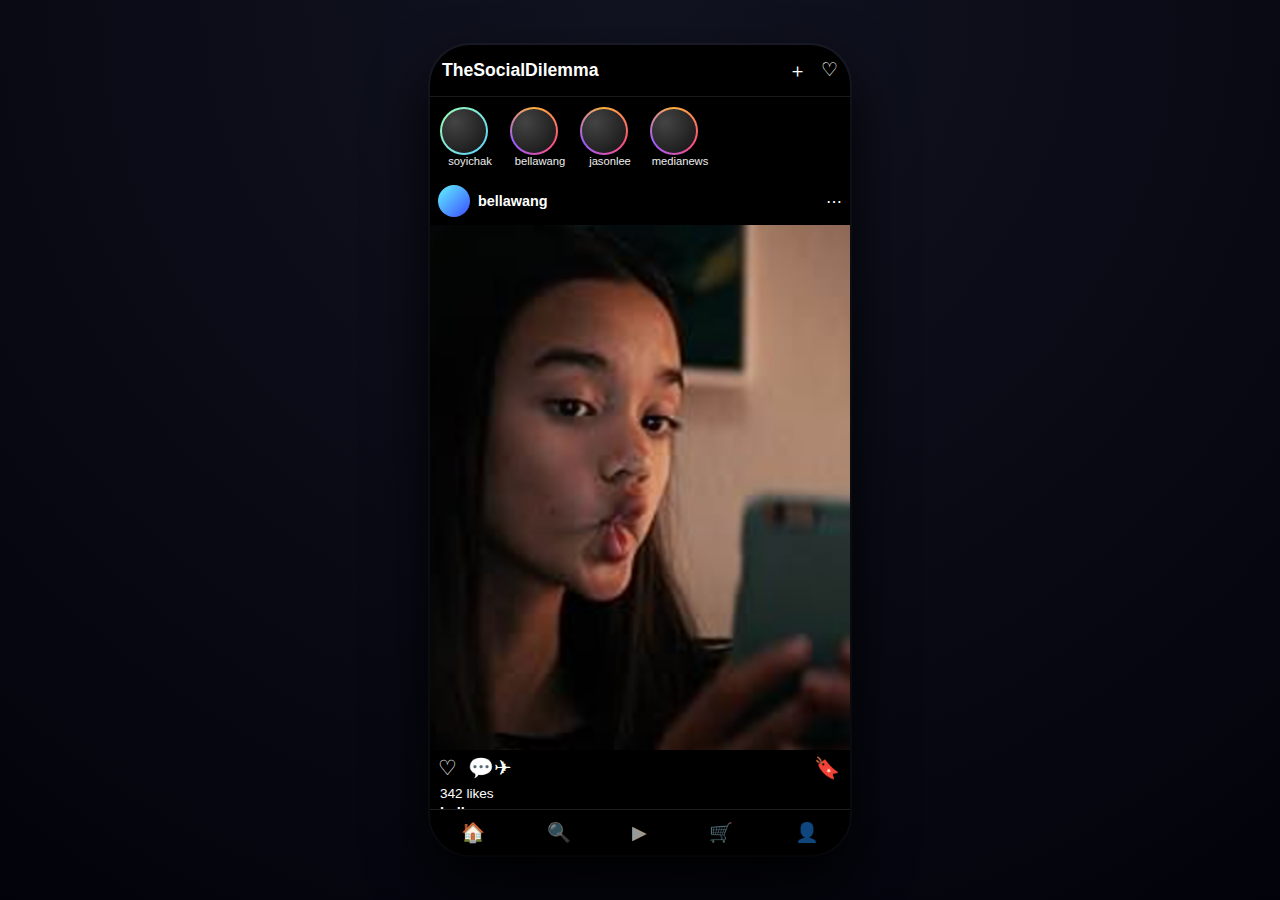
<file: week9/index.html>
<!DOCTYPE html>
<html lang="en">
<head>
  <meta charset="UTF-8">
  <title>InstaDilemma – The Social Dilemma Feed</title>
  <meta name="viewport" content="width=device-width, initial-scale=1.0">
  <link rel="stylesheet" href="styles.css">
</head>
<body>
  <div class="app-bg">
    <div class="phone-frame">
      <!-- Top bar -->
      <header class="ig-topbar">
        <div class="top-left">
          <span class="ig-logo">TheSocialDilemma</span>
          <span class="ig-dot"></span>
        </div>
        <div class="top-icons">
          <span class="icon">＋</span>
          <span class="icon">♡</span>
        </div>
      </header>

      <!-- Stories -->
      <section class="stories-bar">
        <div class="story">
          <div class="story-ring story-self"></div>
          <span class="story-name">soyichak</span>
        </div>
        <div class="story">
          <div class="story-ring"></div>
          <span class="story-name">bellawang</span>
        </div>
        <div class="story">
          <div class="story-ring"></div>
          <span class="story-name">jasonlee</span>
        </div>
        <div class="story">
          <div class="story-ring"></div>
          <span class="story-name">medianews</span>
        </div>
      </section>

      <!-- Feed -->
      <main class="feed">

        <!-- POST 1: Social media addiction -->
        <article class="post">
          <header class="post-header">
            <div class="user-info">
              <div class="avatar avatar-blue"></div>
              <div class="user-text">
                <span class="username">bellawang</span>
              </div>
            </div>
            <span class="post-menu">⋯</span>
          </header>

          <div class="post-media">
            <img src="selfie.png" alt="thesocialdilemmaselfie">
          </div>

          <section class="post-actions">
            <!-- like toggle -->
            <input type="checkbox" id="like-1" class="like-checkbox">
            <label for="like-1" class="icon-btn heart-btn">
              <span class="heart-outline">♡</span>
              <span class="heart-filled">♥</span>
            </label>

            <button class="icon-btn">💬</button>
            <button class="icon-btn">✈</button>
            <button class="icon-btn icon-save">🔖</button>
          </section>

          <section class="post-meta">
            <p class="likes">
              <span class="likes-count">342 likes</span>
            </p>
            <p class="caption">
              <span class="username">bellawang</span>
              <span class="tag">#selfie</span> 
            </p>
            <p class="comments-link">View all 47 comments</p>
            <p class="time">9 minutes ago</p>
          </section>

          
        </article>

         

        <!-- POST 2: Fake news / misinformation -->
        <article class="post">
          <header class="post-header">
            <div class="user-info">
              <div class="avatar avatar-red"></div>
              <div class="user-text">
                <span class="username">medianews</span>
              </div>
            </div>
            <span class="post-menu">⋯</span>
          </header>

          <div class="post-media">
            <img src="fakenews.jpg" alt="Collage of conflicting news headlines on a phone screen">
          </div>

          <section class="post-actions">
            <input type="checkbox" id="like-3" class="like-checkbox">
            <label for="like-3" class="icon-btn heart-btn">
              <span class="heart-outline">♡</span>
              <span class="heart-filled">♥</span>
            </label>

            <button class="icon-btn">💬</button>
            <button class="icon-btn">✈</button>
            <button class="icon-btn icon-save">🔖</button>
          </section>

          <section class="post-meta">
            <p class="likes">
              <span class="likes-count">118,402 likes</span>
              <span class="after-like">falsehood travels faster than fact</span>
            </p>
            <p class="caption">
              <span class="username">medianews</span>
              In <em>The Social Dilemma</em>, insiders admit that fake news spreads more quickly
              because it’s more clickable. The feed isn’t asking, “Is this true?”
              It’s asking, “Will this keep you here?”
              <span class="tag">#fakenews</span> 
            </p>
            <p class="comments-link">View 3,210 comments</p>
            <p class="time">2 hours ago</p>
          </section>

          

      

      </main>

      <!-- Bottom nav -->
      <footer class="ig-bottom-nav">
        <span class="nav-icon active">🏠</span>
        <span class="nav-icon">🔍</span>
        <span class="nav-icon">▶</span>
        <span class="nav-icon">🛒</span>
        <span class="nav-icon">👤</span>
      </footer>
    </div>
  </div>
</body>
</html>
</file>
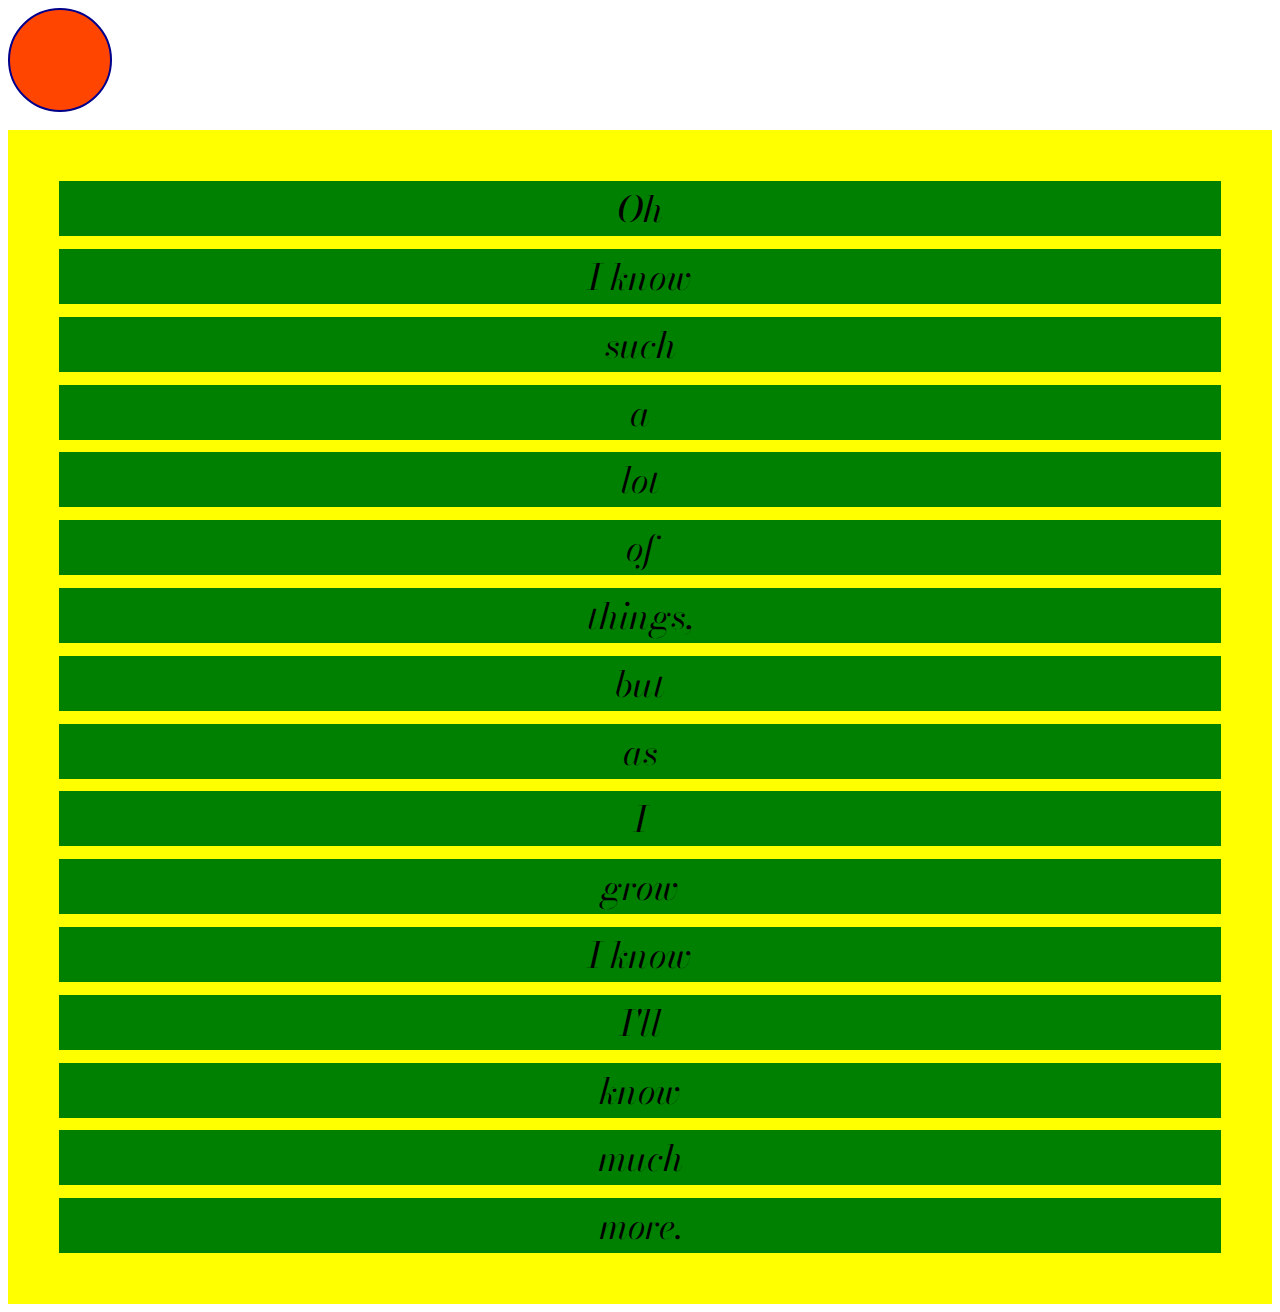
<file: Paul Rand/rand.html>
<html>
    <head>
             <title> ❤️💛 ❤️💛 ❤️💛 </title>
        <meta name="viewport" content="width=device-width, initial-scale=1" />
<link rel="preconnect" href="https://fonts.googleapis.com">
<link rel="preconnect" href="https://fonts.gstatic.com" crossorigin>
<link href="https://fonts.googleapis.com/css2?family=Bodoni+Moda:ital,opsz,wght@0,6..96,400..900;1,6..96,400..900&display=swap" rel="stylesheet">
        <!-- link to the external style sheet to style multiple pages -->
        <link href="randStyle.css" rel="stylesheet" />   
    </head>

    <body>
        <main>
            <header></header>
            <br>
            
        <div>
            <p>Oh</p>
            <p>I know</p>
            <p>such</p>
            <p>a</p>
            <p>lot</p>
            <p>of</p>
            <p>things,</p>
            <p>but</p>
            <p>as</p>
            <p>I</p>
            <p>grow</p>
            <p>I know</p>
            <p>I'll</p>
            <p>know</p>
            <p>much</p>
            <p>more.</p>
        </div>
        </main>
    </body>
        
 </html>
</file>
<file: final/styles.css>
:root {
  --bg: #fdf5fe;
  --bg-alt: #ffffff;
  --card-bg: #ffffff;
  --accent: #c7d7f9;
  --accent-soft: rgba(37, 99, 235, 0.12);
  --text-main: #111827;
  --text-muted: #6b7280;
  --border-subtle: #e5e7eb;
  --radius-lg: 0.9rem;
  --radius-xl: 1.1rem;
  --shadow-soft: 0 10px 30px rgba(15, 23, 42, 0.06);
  --font-main: system-ui, -apple-system, BlinkMacSystemFont, "SF Pro Text",
    "Segoe UI", Roboto, sans-serif;
}

*,
*::before,
*::after {
  box-sizing: border-box;
}

html,
body {
  margin: 0;
  padding: 0;
}

body {
  font-family: var(--font-main);
  background: var(--bg);
  color: var(--text-main);
  line-height: 1.6;
}

/* Layout utilities */

.container {
  width: min(1100px, 100% - 2.5rem);
  margin-inline: auto;
}

.section-heading {
  margin-bottom: 2rem;
}

.section-heading h2 {
  margin: 0 0 0.3rem;
  font-size: 1.9rem;
}

.section-heading p {
  margin: 0;
  color: var(--text-muted);
}

/* Header */

.site-header {
  border-bottom: 1px solid var(--border-subtle);
  background: rgba(253, 228, 242, 0.96);
  backdrop-filter: blur(12px);
  position: sticky;
  top: 0;
  z-index: 10;
}

.header-inner {
  display: flex;
  align-items: center;
  justify-content: space-between;
  padding: 1rem 0;
  gap: 1.5rem;
}

.site-header h1 {
  margin: 0;
  font-size: 1.8rem;
}

.subtitle {
  margin: 0.3rem 0 0;
  color: var(--text-muted);
  max-width: 32rem;
  font-size: 0.95rem;
}

.main-nav a {
  color: var(--text-muted);
  text-decoration: none;
  margin-left: 0.7rem;
  font-size: 0.9rem;
  padding: 0.3rem 0.8rem;
  border-radius: 999px;
  border: 1px solid transparent;
  transition:
    color 0.15s ease,
    background-color 0.15s ease,
    border-color 0.15s ease;
}

.main-nav a:hover {
  color: var(--accent);
  border-color: var(--accent-soft);
  background-color: #f3d8e5;
}

/* Intro */

.intro {
  padding: 2.2rem 0 1rem;
}

.intro-inner {
  display: grid;
  gap: 2rem;
}

.intro-inner h2 {
  margin-top: 0;
  font-size: 1.7rem;
}

.intro-inner p {
  margin: 0.5rem 0 0;
  color: var(--text-muted);
  font-size: 0.97rem;
}

.intro-summary {
  display: grid;
  gap: 0.9rem;
}

.summary-card {
  padding: 0.9rem 1rem;
  border-radius: 0.8rem;
  border: 1px solid var(--border-subtle);
  background: #ffffff;
  box-shadow: var(--shadow-soft);
}

.summary-label {
  display: block;
  font-size: 0.75rem;
  text-transform: uppercase;
  letter-spacing: 0.08em;
  color: var(--text-muted);
  margin-bottom: 0.1rem;
}

.summary-value {
  font-size: 1.1rem;
}

/* Projects */

.projects {
  padding: 1.5rem 0 2.5rem;
}

.project {
  border-radius: var(--radius-xl);
  background: var(--card-bg);
  border: 1px solid var(--border-subtle);
  padding: 1.4rem 1.4rem 1.5rem;
  box-shadow: var(--shadow-soft);
  margin-bottom: 1.4rem;
}

.project-header {
  display: flex;
  align-items: flex-start;
  justify-content: space-between;
  gap: 1.2rem;
  margin-bottom: 1rem;
}

.project-header h3 {
  margin: 0;
  font-size: 1.25rem;
}

.project-meta {
  margin: 0.2rem 0 0;
  color: var(--text-muted);
  font-size: 0.9rem;
}

.project-tags {
  display: flex;
  flex-wrap: wrap;
  gap: 0.35rem;
}

.tag {
  font-size: 0.78rem;
  padding: 0.2rem 0.6rem;
  border-radius: 999px;
  background: #eef2ff;
  border: 1px solid #c7d2fe;
  color: #4b5563;
}

.project-body {
  display: grid;
  grid-template-columns: minmax(0, 1.4fr) minmax(0, 1.1fr);
  gap: 1.4rem;
  align-items: flex-start;
}

.project-text h4 {
  margin: 0.55rem 0 0.3rem;
  font-size: 1.02rem;
}

.project-text ul {
  margin: 0.2rem 0 0.7rem 1.15rem;
  padding: 0;
  color: var(--text-muted);
  font-size: 0.93rem;
}

.project-text li {
  margin-bottom: 0.2rem;
}

/* Pitch specific text (optional extra styling) */

.pitch {
  padding: 0 0 2.5rem;
}

.pitch-text {
  margin: 0.2rem 0 0.6rem;
  color: var(--text-muted);
  font-size: 0.95rem;
}

/* Notes inside project */

.project-notes {
  margin: 0.4rem 0 0.9rem;
  border-radius: 0.7rem;
  border: 1px solid #d1d5db;
  background-color: #f9fafb;
  padding: 0.55rem 0.8rem;
}

.project-notes summary {
  cursor: pointer;
  list-style: none;
  font-size: 0.9rem;
  color: var(--accent);
}

.project-notes summary::-webkit-details-marker {
  display: none;
}

.project-notes summary::after {
  content: "＋";
  float: right;
  font-size: 0.9rem;
  opacity: 0.7;
}

.project-notes[open] summary::after {
  content: "−";
}

.notes-content {
  margin-top: 0.45rem;
  font-size: 0.9rem;
  color: var(--text-muted);
}

.notes-content p {
  margin: 0.2rem 0;
}

/* Links */

.project-links {
  display: flex;
  flex-wrap: wrap;
  gap: 0.6rem;
  margin-top: 0.3rem;
}

.btn {
  display: inline-block;
  padding: 0.45rem 1rem;
  border-radius: 999px;
  border: 1px solid transparent;
  background: linear-gradient(135deg, #3b82f6, #2563eb);
  color: white;
  font-size: 0.9rem;
  text-decoration: none;
  cursor: pointer;
  box-shadow: 0 8px 18px rgba(37, 99, 235, 0.35);
  transition:
    transform 0.12s ease,
    box-shadow 0.12s ease,
    filter 0.12s ease;
}

.btn:hover {
  transform: translateY(-1px);
  filter: brightness(1.05);
  box-shadow: 0 12px 26px rgba(37, 99, 235, 0.45);
}

.text-link {
  font-size: 0.9rem;
  color: #1d4ed8;
  text-decoration: none;
  padding: 0.35rem 0.2rem;
}

.text-link:hover {
  text-decoration: underline;
}

/* Media in project */

.project-media {
  display: grid;
  gap: 0.7rem;
}

.project-media figure {
  margin: 0;
  border-radius: 0.8rem;
  overflow: hidden;
  border: 1px solid var(--border-subtle);
  background: #f9fafb;
}

.project-media img {
  display: block;
  width: 100%;
  height: auto;
  object-fit: cover;
  transition: transform 0.2s ease;
}

.project-media figure:hover img {
  transform: scale(1.02);
}

.project-media figcaption {
  padding: 0.4rem 0.6rem 0.5rem;
  font-size: 0.8rem;
  color: var(--text-muted);
  border-top: 1px solid #e5e7eb;
}

/* Footer */

.site-footer {
  border-top: 1px solid var(--border-subtle);
  padding: 1rem 0 1.3rem;
  background: #f9fafb;
}

.footer-inner {
  text-align: center;
}

.site-footer p {
  margin: 0;
  font-size: 0.85rem;
  color: var(--text-muted);
}

/* Responsive */

@media (min-width: 720px) {
  .intro-inner {
    grid-template-columns: minmax(0, 1.4fr) minmax(0, 1.1fr);
    align-items: center;
  }

  .intro-summary {
    grid-template-columns: repeat(2, minmax(0, 1fr));
  }
}

@media (max-width: 720px) {
  .header-inner {
    flex-direction: column;
    align-items: flex-start;
  }

  .main-nav {
    display: flex;
    width: 100%;
    justify-content: flex-start;
    flex-wrap: wrap;
  }

  .main-nav a {
    margin-left: 0;
    margin-right: 0.6rem;
    margin-top: 0.3rem;
  }

  .project-body {
    grid-template-columns: minmax(0, 1fr);
  }
}
</file>
<file: ideation/styles.css>
*,
*::before,
*::after {
  box-sizing: border-box;
}

:root {
  --bg: #050713;
  --bg-alt: #0b0f24;
  --panel: #10142a;
  --accent: #4fd1c5;
  --accent-soft: rgba(79, 209, 197, 0.16);
  --danger: #f56565;
  --text-main: #f7fafc;
  --text-muted: #a0aec0;
  --border-subtle: rgba(255, 255, 255, 0.05);
  --radius-lg: 16px;
  --radius-xl: 22px;
  --shadow-soft: 0 18px 45px rgba(0, 0, 0, 0.65);
  --transition-fast: 0.18s ease-out;
  --transition-med: 0.3s ease;
}

html,
body {
  margin: 0;
  padding: 0;
  height: 100%;
  font-family: system-ui, -apple-system, BlinkMacSystemFont, "Segoe UI", sans-serif;
  background: radial-gradient(circle at top, #1a2a4a, #050713 45%, #020308);
  color: var(--text-main);
}

body {
  display: flex;
  justify-content: center;
  align-items: stretch;
}

.app {
  width: min(1100px, 100%);
  min-height: 100vh;
  padding: 24px clamp(18px, 3vw, 32px);
  display: flex;
  flex-direction: column;
  gap: 20px;
}

/* HEADER */

.app-header {
  display: flex;
  align-items: center;
  gap: 14px;
  padding: 14px 18px;
  background: radial-gradient(circle at left, rgba(79, 209, 197, 0.18), transparent 55%),
    linear-gradient(120deg, rgba(16, 20, 42, 0.98), rgba(19, 33, 68, 0.95));
  border-radius: 999px;
  border: 1px solid rgba(255, 255, 255, 0.05);
  box-shadow: 0 10px 35px rgba(0, 0, 0, 0.7);
  position: relative;
  overflow: hidden;
}

.logo-mark {
  width: 34px;
  height: 34px;
  border-radius: 999px;
  background: radial-gradient(circle at 25% 25%, #4fd1c5, #2b6cb0 60%, #171923);
  display: inline-flex;
  align-items: center;
  justify-content: center;
  font-size: 20px;
}

.header-text-block {
  display: flex;
  flex-direction: column;
  gap: 4px;
}

.app-header h1 {
  font-size: 1.2rem;
  margin: 0 0 2px;
}

.subtitle {
  margin: 0;
  font-size: 0.8rem;
  color: var(--text-muted);
}

/* EEG BAR */

.eeg-bar {
  margin-top: 6px;
  width: 160px;
  height: 14px;
  border-radius: 999px;
  background: rgba(10, 15, 35, 0.8);
  border: 1px solid rgba(148, 163, 184, 0.5);
  overflow: hidden;
  position: relative;
}

.eeg-wave {
  position: absolute;
  inset: 0;
  background-image: linear-gradient(
      to right,
      transparent 0%,
      rgba(79, 209, 197, 0.5) 20%,
      rgba(56, 189, 248, 0.8) 30%,
      rgba(79, 209, 197, 0.5) 40%,
      transparent 60%
    );
  opacity: 0.9;
  background-size: 180% 100%;
  animation: eeg-scan 2.8s linear infinite;
}

@keyframes eeg-scan {
  0% {
    background-position-x: -100%;
  }
  100% {
    background-position-x: 100%;
  }
}

main {
  flex: 1;
  display: flex;
  align-items: stretch;
}

/* SCREENS */

.screen {
  display: none;
  width: 100%;
  background:
    radial-gradient(circle at top left, rgba(79, 209, 197, 0.08), transparent 55%),
    radial-gradient(circle at bottom right, rgba(45, 55, 72, 0.9), rgba(15, 23, 42, 0.98));
  border-radius: var(--radius-xl);
  padding: 22px clamp(18px, 3vw, 28px);
  box-shadow: var(--shadow-soft);
  border: 1px solid var(--border-subtle);
  position: relative;
  overflow: hidden;
}

/* faint neural grid overlay */
.screen::before {
  content: "";
  position: absolute;
  inset: -40%;
  background-image:
    radial-gradient(circle at 10% 20%, rgba(79, 209, 197, 0.14) 0, transparent 40%),
    radial-gradient(circle at 80% 80%, rgba(56, 189, 248, 0.09) 0, transparent 40%),
    linear-gradient(
      135deg,
      rgba(148, 163, 184, 0.08) 0,
      transparent 35%,
      rgba(148, 163, 184, 0.04) 50%,
      transparent 65%,
      rgba(148, 163, 184, 0.06) 100%
    );
  opacity: 0.45;
  mix-blend-mode: screen;
  pointer-events: none;
}

.screen.active {
  display: block;
}

.screen h2 {
  margin: 0 0 10px;
  font-size: 1.4rem;
}

.hint-text {
  margin: 0 0 16px;
  font-size: 0.9rem;
  color: var(--text-muted);
}

.overline {
  margin: 0 0 4px;
  font-size: 0.7rem;
  letter-spacing: 0.16em;
  text-transform: uppercase;
  color: rgba(148, 163, 184, 0.9);
}

/* NEURAL STRIP */

.neural-strip {
  display: flex;
  gap: 8px;
  margin-bottom: 12px;
  padding-bottom: 6px;
  border-bottom: 1px solid rgba(148, 163, 184, 0.28);
}

.neuron-node {
  width: 8px;
  height: 8px;
  border-radius: 999px;
  background: radial-gradient(circle at 30% 30%, #4fd1c5, #0f172a);
  box-shadow: 0 0 6px rgba(79, 209, 197, 0.7);
  opacity: 0.6;
  animation: neuron-pulse 2.1s ease-in-out infinite;
}

.neuron-node:nth-child(2) {
  animation-delay: 0.2s;
}
.neuron-node:nth-child(3) {
  animation-delay: 0.4s;
}
.neuron-node:nth-child(4) {
  animation-delay: 0.6s;
}
.neuron-node:nth-child(5) {
  animation-delay: 0.8s;
}
.neuron-node:nth-child(6) {
  animation-delay: 1s;
}
.neuron-node:nth-child(7) {
  animation-delay: 1.2s;
}
.neuron-node:nth-child(8) {
  animation-delay: 1.4s;
}

@keyframes neuron-pulse {
  0%,
  100% {
    transform: scale(0.9);
    opacity: 0.4;
  }
  40% {
    transform: scale(1.15);
    opacity: 1;
  }
}

/* CHOICE */

.choice-buttons {
  display: flex;
  flex-wrap: wrap;
  gap: 14px;
  margin-top: 20px;
}

/* BUTTONS */

.btn {
  border: none;
  border-radius: 999px;
  padding: 10px 22px;
  font-size: 0.95rem;
  cursor: pointer;
  font-weight: 500;
  transition:
    transform var(--transition-fast),
    box-shadow var(--transition-fast),
    background var(--transition-fast),
    color var(--transition-fast);
}

.btn.primary {
  background: linear-gradient(135deg, var(--accent), #2b6cb0);
  color: #0b1120;
  box-shadow: 0 8px 22px rgba(79, 209, 197, 0.45);
}

.btn.primary:hover {
  transform: translateY(-1px);
  box-shadow: 0 10px 30px rgba(79, 209, 197, 0.75);
}

.btn.secondary {
  background: rgba(15, 23, 42, 0.9);
  color: var(--text-main);
  border: 1px solid rgba(148, 163, 184, 0.35);
}

.btn.secondary:hover {
  background: rgba(15, 23, 42, 1);
  transform: translateY(-1px);
}

.btn.danger {
  background: linear-gradient(135deg, #f56565, #e53e3e);
  color: #fff5f5;
  box-shadow: 0 8px 22px rgba(245, 101, 101, 0.5);
}

.btn.ghost {
  background: transparent;
  color: var(--text-muted);
  border: 1px solid rgba(148, 163, 184, 0.4);
}

.btn.ghost:hover {
  background: rgba(15, 23, 42, 0.8);
  color: var(--text-main);
}

/* Screen header with back link */

.screen-header {
  display: flex;
  align-items: center;
  gap: 10px;
  margin-bottom: 10px;
  position: relative;
  z-index: 1;
}

.back-link {
  background: transparent;
  border: none;
  color: var(--text-muted);
  font-size: 0.85rem;
  padding: 4px 10px;
  border-radius: 999px;
  cursor: pointer;
  border: 1px solid transparent;
  transition:
    background var(--transition-fast),
    border-color var(--transition-fast),
    color var(--transition-fast);
}

.back-link:hover {
  background: rgba(15, 23, 42, 0.85);
  border-color: rgba(148, 163, 184, 0.5);
  color: var(--text-main);
}

/* Tags */

.tag-row {
  display: flex;
  flex-wrap: wrap;
  gap: 8px;
  margin: 8px 0 18px;
  position: relative;
  z-index: 1;
}

.tag {
  background: rgba(15, 23, 42, 0.8);
  border-radius: 999px;
  border: 1px solid rgba(148, 163, 184, 0.45);
  padding: 4px 11px;
  font-size: 0.8rem;
  color: var(--text-muted);
  cursor: pointer;
  transition:
    background var(--transition-fast),
    color var(--transition-fast),
    border-color var(--transition-fast),
    box-shadow var(--transition-fast);
}

.tag.active,
.tag:hover {
  background: var(--accent-soft);
  color: var(--accent);
  border-color: rgba(79, 209, 197, 0.6);
  box-shadow: 0 0 14px rgba(79, 209, 197, 0.48);
}

/* Memory grid */

.memory-grid {
  display: grid;
  grid-template-columns: repeat(auto-fit, minmax(210px, 1fr));
  gap: 14px;
  position: relative;
  z-index: 1;
}

.memory-card {
  background: rgba(15, 23, 42, 0.96);
  border-radius: 18px;
  border: 1px solid rgba(148, 163, 184, 0.3);
  display: flex;
  flex-direction: column;
  padding: 10px;
  text-align: left;
  cursor: pointer;
  transition:
    transform var(--transition-fast),
    box-shadow var(--transition-fast),
    border-color var(--transition-fast),
    background var(--transition-fast);
  position: relative;
}

.memory-card::after {
  content: "";
  position: absolute;
  inset: -1px;
  border-radius: inherit;
  border: 1px solid transparent;
  opacity: 0;
  pointer-events: none;
  background: radial-gradient(circle at top left, rgba(79, 209, 197, 0.9), transparent 55%);
  mix-blend-mode: screen;
  transition: opacity var(--transition-fast);
}

.memory-card:hover {
  transform: translateY(-3px);
  box-shadow: 0 14px 30px rgba(15, 23, 42, 0.9);
  border-color: rgba(79, 209, 197, 0.75);
  background: radial-gradient(circle at top left, rgba(79, 209, 197, 0.12), transparent 55%),
    rgba(15, 23, 42, 0.98);
}

.memory-card:hover::after {
  opacity: 0.65;
}

.memory-thumb {
  border-radius: 14px;
  height: 90px;
  margin-bottom: 8px;
  background-size: cover;
  background-position: center;
  background-repeat: no-repeat;
  position: relative;
}

/* Fake abstract imagery via gradients */

.thumb-1 {
  background-image: linear-gradient(135deg, #f97316, #facc15, #22c55e);
}
.thumb-2 {
  background-image: linear-gradient(135deg, #fb7185, #f97316, #facc15);
}
.thumb-3 {
  background-image: linear-gradient(135deg, #22c55e, #0ea5e9, #6366f1);
}
.thumb-4 {
  background-image: linear-gradient(135deg, #a855f7, #ec4899, #f97316);
}
.thumb-insert-1 {
  background-image: linear-gradient(135deg, #eab308, #f97316, #ea580c);
}
.thumb-insert-2 {
  background-image: linear-gradient(135deg, #0ea5e9, #22c55e, #a3e635);
}
.thumb-insert-3 {
  background-image: linear-gradient(135deg, #f97316, #ec4899, #6366f1);
}
.thumb-insert-4 {
  background-image: linear-gradient(135deg, #4b5563, #1f2937, #111827);
}

.memory-meta h3 {
  margin: 0 0 4px;
  font-size: 0.98rem;
  color: #cbd5f5; /* brighter grey-blue for visibility */
}

.memory-meta p {
  margin: 0;
  font-size: 0.8rem;
  color: var(--text-muted);
}

/* Confirm card */

.confirm-card {
  margin-top: 16px;
  background: rgba(15, 23, 42, 0.98);
  border-radius: var(--radius-lg);
  border: 1px solid rgba(148, 163, 184, 0.4);
  padding: 18px 16px;
  position: relative;
  z-index: 1;
}

.confirm-label {
  font-size: 0.8rem;
  color: var(--text-muted);
  margin: 0 0 4px;
}

.confirm-value {
  margin: 0 0 10px;
  font-size: 0.95rem;
}

.warning-text {
  font-size: 0.8rem;
  color: #fed7d7;
  background: linear-gradient(90deg, rgba(245, 101, 101, 0.15), transparent);
  border-radius: 10px;
  padding: 10px 11px;
  margin-top: 8px;
}

.confirm-actions {
  display: flex;
  justify-content: flex-end;
  gap: 10px;
  margin-top: 16px;
}

/* Progress screen */

.progress-card {
  margin-top: 12px;
  background: rgba(15, 23, 42, 0.98);
  border-radius: var(--radius-lg);
  border: 1px solid rgba(148, 163, 184, 0.4);
  padding: 18px 16px 20px;
  position: relative;
  z-index: 1;
}

.progress-bar {
  position: relative;
  height: 11px;
  border-radius: 999px;
  background: rgba(15, 23, 42, 0.9);
  border: 1px solid rgba(148, 163, 184, 0.5);
  overflow: hidden;
  margin: 12px 0 6px;
}

.progress-fill {
  position: absolute;
  inset: 0;
  width: 0%;
  border-radius: inherit;
  background: linear-gradient(90deg, var(--accent), #2b6cb0, #4fd1c5);
  box-shadow: 0 0 14px rgba(79, 209, 197, 0.7);
  transition: width 0.08s linear;
}

.progress-percent {
  font-size: 0.9rem;
  margin: 0 0 8px;
}

.status-text {
  margin: 4px 0 12px;
  font-size: 0.85rem;
  color: var(--text-muted);
}

.done-button {
  margin-top: 6px;
}

/* Footer */

.app-footer {
  display: flex;
  justify-content: space-between;
  align-items: center;
  font-size: 0.8rem;
  color: var(--text-muted);
  opacity: 0.85;
}

.status-pill {
  background: rgba(15, 23, 42, 0.95);
  border-radius: 999px;
  padding: 4px 10px;
  border: 1px solid rgba(148, 163, 184, 0.4);
  display: inline-flex;
  align-items: center;
  gap: 6px;
}

.status-dot {
  display: inline-block;
  width: 8px;
  height: 8px;
  border-radius: 999px;
  background: #4ade80;
  box-shadow: 0 0 10px rgba(74, 222, 128, 0.8);
}

/* Responsive */

@media (max-width: 720px) {
  .app-header {
    border-radius: 16px;
  }

  .screen {
    border-radius: 18px;
    padding-inline: 16px;
  }

  .app-footer {
    flex-direction: column;
    gap: 6px;
    align-items: flex-start;
  }

  .eeg-bar {
    width: 130px;
  }
}
</file>
<file: Paul Rand/theStyle.css>
body {
    background-color: rgb(148, 182, 197);
    font-style:initial;
    font-family: Impact, Haettenschweiler, 'Arial Narrow Bold', sans-serif;
}


.wl {
    position:absolute;
    color:white;
    font-size: 30vw;
    transform: scaleX(2) rotate(90deg);

}
.wl:nth-child(1){
    left:50vw; top:0vh;
}
.wl:nth-child(2){
    left:30vw; top:50vh;
}
.wl:nth-child(3){
    left:50vw; top:100vh;
}
.wl:nth-child(4){
    left:30vh; top:150vh;
}

.bl{
    position:absolute;
    color:black;
    font-size: 30vw;
    transform:scaleY(2)
}

.bl:nth-child(5){
    left:5vw; top:40vh;
}
.bl:nth-child(6){
    left:30vw; top:80vh;
}
.bl:nth-child(7){
    left:50vw; top:30vh;
}
.bl:nth-child(8){
    left:65vw; top:125vh;
}

#theBackward{
    transform: rotate(90deg);
    color: rgb(255,255,255)
}
</file>
<file: week3/style.css>
h1 {
    font-family:'Franklin Gothic Medium', 'Arial Narrow', Arial, sans-serif;
    position: absolute; 
    text-align: center; 
    left:50vw; top:100vh; 
    z-index: 9999;
}

h2{
    font-family:Impact, Haettenschweiler, 'Arial Narrow Bold', sans-serif;
    font-size:10vw;
    position: absolute;
    text-align: center;
    left:20vw;
    z-index:9999;
}

body {
    background-color: rgb(203, 178, 196);
    font-style:initial;
    font-family: Impact, Haettenschweiler, 'Arial Narrow Bold', sans-serif;
}



.wl {
    position:absolute;
    color:white;
    font-size: 30vw;
    transform: scaleX(2) rotate(90deg);

}
.wl:nth-child(1){
    left:50vw; top:0vh;
}
.wl:nth-child(2){
    left:45vw; top:50vh;
}
.wl:nth-child(3){
    left:50vw; top:100vh;
    transform: scaleX(1.5) scaleY(1.5) rotate(90deg);
}
.wl:nth-child(4){
    left:30vh; top:150vh;
}

.pl{
    position:absolute;
    color:rgb(238, 222, 220);
    font-size: 30vw;
    transform:scaleY(2)
}

.pl:nth-child(5){
    left:10vw; top:55vh;
}
.pl:nth-child(6){
    left:30vw; top:80vh;
}
.pl:nth-child(7){
    left:50vw; top:30vh;
}
.pl:nth-child(8){
    left:65vw; top:125vh;
}

#theBackward{
    transform: rotate(90deg);
    color: rgb(255,255,255)
}
</file>
<file: week6/theSyle.css>
body {
    background-color: rgb(217, 204, 167);
    align-items:center;
    justify-content: center;
}

main {
    display: flex;
    flex-direction: column;
    margin: 50px;
    padding: 50px;
    align-items: center;
    justify-content: center;
}

img{
    width:500px;
    height:750px;
    object-fit: cover;
    border-radius:10px;
    box-shadow:0 4px 10px rgba(0,0,0,0.2)

}

button {
    border-radius: 40px;
    margin: 50px;
}
</file>
<file: Paul Rand/randStyle.css>
body {
    background-color: white;
}
header {
  
        width: 100px; /* Set equal width and height */
      height: 100px;
      background-color: orangered; /* Optional: fill with a color */
      border-radius: 50%; /* Essential for creating the circle */
      /* Optional: Add a border for an outline */
      border: 2px solid darkblue; 
}

div {
    background-color: yellow;
    font-family: "Bodoni Moda", serif;
    font-style: italic;
    font-size: 36px;
    padding: 3vw;
    /* display:flex; */
    /* flex-direction: column; */
    text-align: center;
    /* position: absolute; */
  
}


p {
    background-color: green;
    margin:1vw; 
    text-align: center;
  
}
</file>
<file: week9/styles.css>
/* RESET */
*,
*::before,
*::after {
  box-sizing: border-box;
  margin: 0;
  padding: 0;
}

html, body {
  height: 100%;
}

body {
  font-family: -apple-system, BlinkMacSystemFont, "Segoe UI", Roboto, sans-serif;
  background: radial-gradient(circle at top, #111321, #02030a);
  color: #fff;
  display: flex;
  justify-content: center;
  align-items: center;
}

/* WRAPPER */
.app-bg {
  width: 100%;
  min-height: 100vh;
  padding: 1.5rem;
  display: flex;
  justify-content: center;
  align-items: center;
}

/* PHONE FRAME */
.phone-frame {
  width: min(420px, 100%);
  height: 90vh;
  max-height: 830px;
  background: #000;
  border-radius: 40px;
  display: flex;
  flex-direction: column;
  overflow: hidden;
  box-shadow:
    0 28px 60px rgba(0,0,0,0.9),
    0 0 0 2px rgba(255,255,255,0.05);
}

/* TOP NAV */
.ig-topbar {
  height: 52px;
  padding: 0 12px;
  border-bottom: 1px solid rgba(255,255,255,0.1);
  display: flex;
  align-items: center;
  justify-content: space-between;
}

.ig-logo {
  font-size: 1.1rem;
  font-weight: bold;
}

.ig-dot {
  width: 6px;
  height: 6px;
  background: #ff4e7b;
  border-radius: 50%;
  margin-left: 5px;
}

.top-icons {
  display: flex;
  gap: 14px;
  font-size: 1.2rem;
}

/* STORIES */
.stories-bar {
  display: flex;
  gap: 10px;
  padding: 10px;
  overflow-x: auto;
  background: #000;
}

.stories-bar::-webkit-scrollbar {
  display: none;
}

.story {
  flex: 0 0 auto;
  width: 60px;
  text-align: center;
  color: #eee;
  font-size: 0.7rem;
}

.story-ring {
  width: 48px;
  height: 48px;
  border-radius: 50%;
  border: 2px solid transparent;
  background:
    radial-gradient(circle at 30% 30%, #444, #111) padding-box,
    conic-gradient(#ffb13b, #ff4e7b, #9b5bff, #ffb13b) border-box;
}

.story-self {
  background:
    radial-gradient(circle at 30% 30%, #444, #111) padding-box,
    linear-gradient(135deg, #9bffb3, #5ed0ff) border-box;
}

.story-name {
  margin-top: 3px;
  white-space: nowrap;
}

/* FEED */
.feed {
  flex: 1;
  overflow-y: auto;
  background: #000;
}

.feed::-webkit-scrollbar {
  width: 4px;
}

.feed::-webkit-scrollbar-thumb {
  background: rgba(255,255,255,0.2);
  border-radius: 10px;
}

/* POST */
.post {
  border-bottom: 1px solid rgba(255,255,255,0.12);
  padding-bottom: 10px;
}

/* POST HEADER */
.post-header {
  padding: 8px;
  display: flex;
  justify-content: space-between;
  align-items: center;
}

.user-info {
  display: flex;
  align-items: center;
  gap: 8px;
}

.avatar {
  width: 32px;
  height: 32px;
  border-radius: 50%;
}

.avatar-blue {
  background: linear-gradient(135deg, #62f5ff, #3b4bff);
}

.avatar-purple {
  background: linear-gradient(135deg, #c79bff, #7f4bff);
}

.avatar-red {
  background: linear-gradient(135deg, #ff9f9b, #ff4e4e);
}

.username {
  font-size: 0.9rem;
  font-weight: 600;
}

/* POST IMAGE */
.post-media {
  width: 100%;
  aspect-ratio: 4 / 5;
  background: #111;
  overflow: hidden;
}

.post-media img {
  width: 100%;
  height: 100%;
  object-fit: cover;
}

/* ACTION BUTTONS */
.post-actions {
  display: flex;
  align-items: center;
  justify-content: space-between;
  padding: 6px 10px;
}

.icon-btn {
  background: none;
  border: none;
  color: #fff;
  font-size: 1.3rem;
  cursor: pointer;
}

.icon-save {
  margin-left: auto;
}

/* LIKE TOGGLE */
.like-checkbox {
  display: none;
}

.heart-btn {
  position: relative;
  width: 28px;
  display: inline-flex;
  justify-content: center;
}

.heart-outline {
  opacity: 1;
  transition: 0.15s;
}

.heart-filled {
  opacity: 0;
  transform: scale(0.4);
  color: #ff3040;
  transition: 0.15s;
}

.like-checkbox:checked + .heart-btn .heart-outline {
  opacity: 0;
  transform: scale(0.4);
}

.like-checkbox:checked + .heart-btn .heart-filled {
  opacity: 1;
  transform: scale(1.1);
}

/* META AREA */
.post-meta {
  padding: 0 10px;
}

.likes {
  font-size: 0.85rem;
  margin-bottom: 4px;
}

.caption {
  font-size: 0.85rem;
  margin-bottom: 3px;
}

.tag {
  color: #9ec7ff;
}

.comments-link {
  font-size: 0.75rem;
  color: rgba(255,255,255,0.6);
}

.time {
  font-size: 0.7rem;
  color: rgba(255,255,255,0.5);
}

/* COMMENTARY */
.post-commentary {
  padding: 8px 10px;
  font-size: 0.78rem;
  color: rgba(255,255,255,0.7);
}

/* REFLECTION BLOCK */
.reflection-card {
  padding: 14px;
}

.reflection-card h2 {
  font-size: 1rem;
  margin-bottom: 8px;
}

.reflection-card p,
.reflection-card li {
  font-size: 0.85rem;
  color: rgba(255,255,255,0.85);
  margin-bottom: 6px;
}

.reflection-card textarea {
  width: 100%;
  min-height: 80px;
  background: #111;
  border: 1px solid rgba(255,255,255,0.2);
  border-radius: 10px;
  padding: 8px;
  color: #fff;
  resize: vertical;
}

/* BOTTOM NAV */
.ig-bottom-nav {
  height: 46px;
  border-top: 1px solid rgba(255,255,255,0.12);
  display: flex;
  align-items: center;
  justify-content: space-around;
  font-size: 1.2rem;
  background: #000;
}

.nav-icon {
  opacity: 0.6;
}

.nav-icon.active {
  opacity: 1;
}

/* SMALL SCREENS */
@media (max-height: 700px) {
  .phone-frame {
    height: 95vh;
  }
}
</file>
